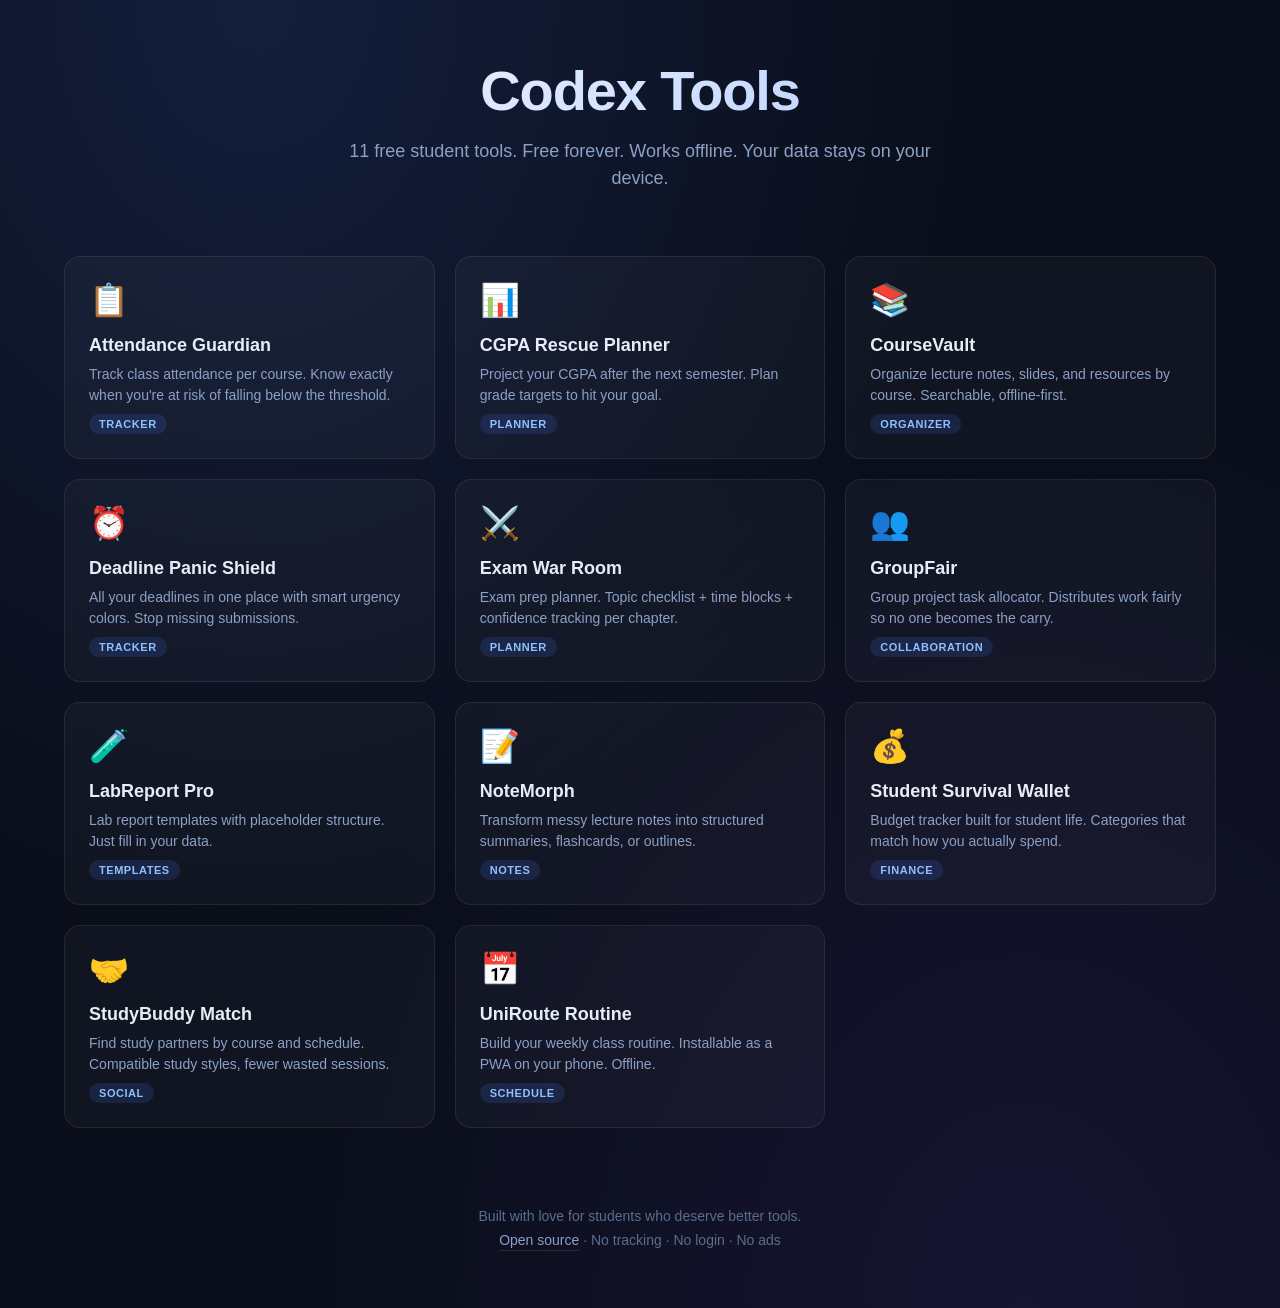
<file: index.html>
<!DOCTYPE html>
<html lang="en">
<head>
<meta charset="UTF-8" />
<meta name="viewport" content="width=device-width, initial-scale=1" />
<title>Codex Tools — Student stack</title>
<meta name="description" content="11 free tools for university students. CGPA planner, attendance tracker, deadline shield, group project allocator, and more. Built for Bangladesh students; works everywhere." />
<link rel="icon" href="data:image/svg+xml,%3Csvg xmlns='http://www.w3.org/2000/svg' viewBox='0 0 24 24'%3E%3Ctext y='20' font-size='20'%3E%F0%9F%92%BB%3C/text%3E%3C/svg%3E" />
<style>
*,*::before,*::after{margin:0;padding:0;box-sizing:border-box}
html{scroll-behavior:smooth}
body{
  font-family:'Inter',-apple-system,BlinkMacSystemFont,'Segoe UI',Roboto,sans-serif;
  background:#0a0e1a;color:#e6edf7;min-height:100vh;
  background-image:radial-gradient(at 20% 0%,rgba(78,124,255,0.15) 0%,transparent 50%),
                   radial-gradient(at 80% 100%,rgba(124,78,255,0.1) 0%,transparent 50%);
}
.wrap{max-width:1200px;margin:0 auto;padding:60px 24px}
header{text-align:center;margin-bottom:64px}
h1{font-size:clamp(36px,5vw,56px);font-weight:800;letter-spacing:-0.02em;line-height:1.1;margin-bottom:16px;
   background:linear-gradient(135deg,#fff 0%,#a8c5ff 100%);-webkit-background-clip:text;background-clip:text;color:transparent}
.tagline{font-size:18px;color:#8ba0c4;max-width:640px;margin:0 auto;line-height:1.5}
.grid{display:grid;grid-template-columns:repeat(auto-fill,minmax(280px,1fr));gap:20px}
.card{background:rgba(255,255,255,0.03);border:1px solid rgba(255,255,255,0.08);border-radius:16px;padding:24px;
      transition:all 0.2s ease;text-decoration:none;color:inherit;display:flex;flex-direction:column;gap:8px}
.card:hover{background:rgba(255,255,255,0.06);border-color:rgba(78,124,255,0.4);transform:translateY(-2px)}
.card .icon{font-size:32px;margin-bottom:8px}
.card h3{font-size:18px;font-weight:700;margin:0}
.card p{font-size:14px;color:#8ba0c4;line-height:1.5}
.card .tag{display:inline-block;background:rgba(78,124,255,0.15);color:#8ec0ff;font-size:11px;padding:4px 10px;
           border-radius:12px;margin-top:auto;align-self:flex-start;font-weight:600;text-transform:uppercase;letter-spacing:0.05em}
footer{text-align:center;margin-top:80px;color:#5a6d8c;font-size:14px}
footer a{color:#8ba0c4;text-decoration:none;border-bottom:1px solid rgba(255,255,255,0.1);padding-bottom:2px}
footer a:hover{color:#fff;border-color:#fff}
</style>
</head>
<body>
<div class="wrap">

<header>
  <h1>Codex Tools</h1>
  <p class="tagline">11 free student tools. Free forever. Works offline. Your data stays on your device.</p>
</header>

<div class="grid">

  <a href="./attendance-guardian/" class="card">
    <div class="icon">📋</div>
    <h3>Attendance Guardian</h3>
    <p>Track class attendance per course. Know exactly when you're at risk of falling below the threshold.</p>
    <span class="tag">Tracker</span>
  </a>

  <a href="./cgpa-rescue-planner/" class="card">
    <div class="icon">📊</div>
    <h3>CGPA Rescue Planner</h3>
    <p>Project your CGPA after the next semester. Plan grade targets to hit your goal.</p>
    <span class="tag">Planner</span>
  </a>

  <a href="./coursevault/" class="card">
    <div class="icon">📚</div>
    <h3>CourseVault</h3>
    <p>Organize lecture notes, slides, and resources by course. Searchable, offline-first.</p>
    <span class="tag">Organizer</span>
  </a>

  <a href="./deadline-panic-shield/" class="card">
    <div class="icon">⏰</div>
    <h3>Deadline Panic Shield</h3>
    <p>All your deadlines in one place with smart urgency colors. Stop missing submissions.</p>
    <span class="tag">Tracker</span>
  </a>

  <a href="./exam-war-room/" class="card">
    <div class="icon">⚔️</div>
    <h3>Exam War Room</h3>
    <p>Exam prep planner. Topic checklist + time blocks + confidence tracking per chapter.</p>
    <span class="tag">Planner</span>
  </a>

  <a href="./groupfair/" class="card">
    <div class="icon">👥</div>
    <h3>GroupFair</h3>
    <p>Group project task allocator. Distributes work fairly so no one becomes the carry.</p>
    <span class="tag">Collaboration</span>
  </a>

  <a href="./labreport-pro/" class="card">
    <div class="icon">🧪</div>
    <h3>LabReport Pro</h3>
    <p>Lab report templates with placeholder structure. Just fill in your data.</p>
    <span class="tag">Templates</span>
  </a>

  <a href="./notemorph/" class="card">
    <div class="icon">📝</div>
    <h3>NoteMorph</h3>
    <p>Transform messy lecture notes into structured summaries, flashcards, or outlines.</p>
    <span class="tag">Notes</span>
  </a>

  <a href="./student-survival-wallet/" class="card">
    <div class="icon">💰</div>
    <h3>Student Survival Wallet</h3>
    <p>Budget tracker built for student life. Categories that match how you actually spend.</p>
    <span class="tag">Finance</span>
  </a>

  <a href="./studybuddy-match/" class="card">
    <div class="icon">🤝</div>
    <h3>StudyBuddy Match</h3>
    <p>Find study partners by course and schedule. Compatible study styles, fewer wasted sessions.</p>
    <span class="tag">Social</span>
  </a>

  <a href="./uniroute-routine/" class="card">
    <div class="icon">📅</div>
    <h3>UniRoute Routine</h3>
    <p>Build your weekly class routine. Installable as a PWA on your phone. Offline.</p>
    <span class="tag">Schedule</span>
  </a>

</div>

<footer>
  <p>Built with love for students who deserve better tools.</p>
  <p style="margin-top:8px"><a href="https://github.com/" target="_blank" rel="noopener">Open source</a> · No tracking · No login · No ads</p>
</footer>

</div>
</body>
</html>
</file>
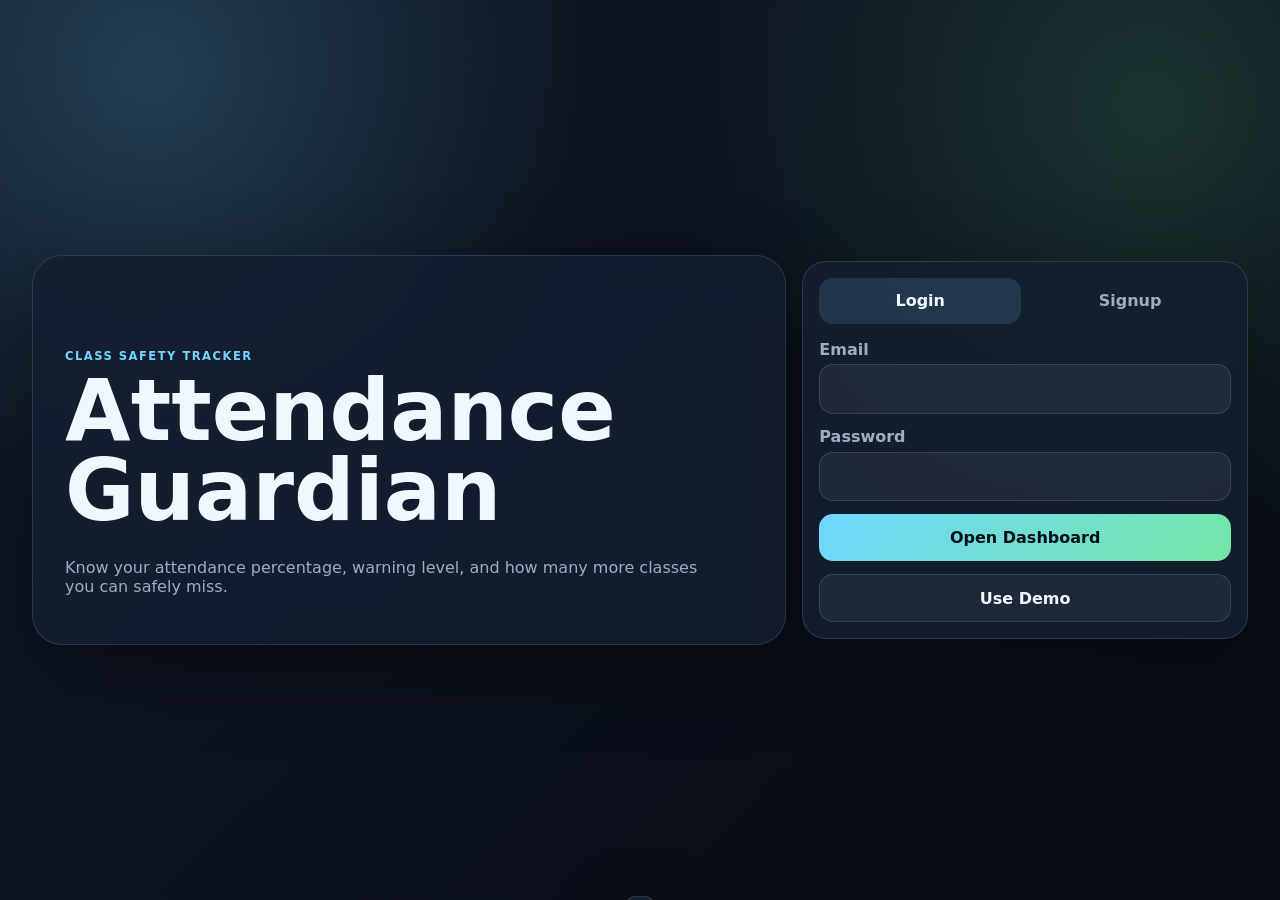
<file: attendance-guardian/index.html>
<!doctype html>
<html lang="en">
<head>
<base href="./">
<link rel="manifest" href="./manifest.webmanifest">
<meta name="theme-color" content="#0a0e1a">
  <meta charset="utf-8">
  <meta http-equiv="Content-Security-Policy" content="default-src 'self'; style-src 'self' 'unsafe-inline'; img-src 'self' data: blob:; script-src 'self'; connect-src 'self'; object-src 'none'; base-uri 'self'; frame-ancestors 'none'">
  <meta name="viewport" content="width=device-width, initial-scale=1">
  <meta name="theme-color" content="#101827">
  <title>Attendance Guardian</title>
  <link rel="stylesheet" href="styles.css">
</head>
<body>
  <section class="auth" id="auth">
    <div class="hero">
      <p class="eyebrow">Class safety tracker</p>
      <h1>Attendance Guardian</h1>
      <p>Know your attendance percentage, warning level, and how many more classes you can safely miss.</p>
    </div>
    <div class="card auth-card">
      <div class="tabs">
        <button class="tab active" id="loginTab" type="button">Login</button>
        <button class="tab" id="signupTab" type="button">Signup</button>
      </div>
      <form id="loginForm" class="form">
        <label>Email <input id="loginEmail" type="email" required></label>
        <label>Password <input id="loginPassword" type="password" required></label>
        <button class="primary" type="submit">Open Dashboard</button>
        <button class="secondary" id="demoBtn" type="button">Use Demo</button>
      </form>
      <form id="signupForm" class="form hidden">
        <label>Name <input id="signupName" required></label>
        <label>Email <input id="signupEmail" type="email" required></label>
        <label>Password <input id="signupPassword" type="password" minlength="4" required></label>
        <button class="primary" type="submit">Create Account</button>
      </form>
    </div>
  </section>

  <main class="app hidden" id="app">
    <header class="topbar">
      <div>
        <p class="eyebrow">Welcome back</p>
        <h2 id="studentName">Student</h2>
      </div>
      <div class="actions">
        <button class="secondary small" id="reminderBtn" type="button">Weekly Reminder</button>
        <button class="secondary small" id="logoutBtn" type="button">Logout</button>
      </div>
    </header>

    <section class="stats">
      <article class="card stat"><span>Average</span><strong id="avgAttendance">0%</strong></article>
      <article class="card stat"><span>Safe Courses</span><strong id="safeCount">0</strong></article>
      <article class="card stat"><span>Risky</span><strong id="riskyCount">0</strong></article>
      <article class="card stat danger"><span>Danger</span><strong id="dangerCount">0</strong></article>
    </section>

    <section class="grid">
      <div class="card">
        <div class="head">
          <div><p class="eyebrow">Course input</p><h3 id="formTitle">Add course</h3></div>
          <button class="secondary small" id="clearForm" type="button">Clear</button>
        </div>
        <form id="courseForm" class="course-form">
          <input type="hidden" id="courseId">
          <label>Course Name <input id="courseName" required placeholder="Data Structures"></label>
          <label>Total Classes <input id="totalClasses" type="number" min="0" required></label>
          <label>Attended Classes <input id="attendedClasses" type="number" min="0" required></label>
          <label>Missed Classes <input id="missedClasses" type="number" min="0" required></label>
          <label>Minimum Required % <input id="requiredPercent" type="number" min="1" max="100" value="75" required></label>
          <button class="primary wide" type="submit">Save Course</button>
        </form>
      </div>
      <div class="card">
        <div class="head"><div><p class="eyebrow">Visual overview</p><h3>Attendance chart</h3></div></div>
        <canvas id="chart" width="680" height="380"></canvas>
      </div>
    </section>

    <section class="card">
      <div class="head"><div><p class="eyebrow">Course cards</p><h3>Current status</h3></div></div>
      <div class="courses" id="courseList"></div>
    </section>
  </main>

  <div class="toast" id="toast"></div>
  <script src="app.js"></script>
<script>if("serviceWorker" in navigator){navigator.serviceWorker.register("../service-worker.js",{scope:"./"}).catch(()=>{});}</script></body>
</html>
</file>
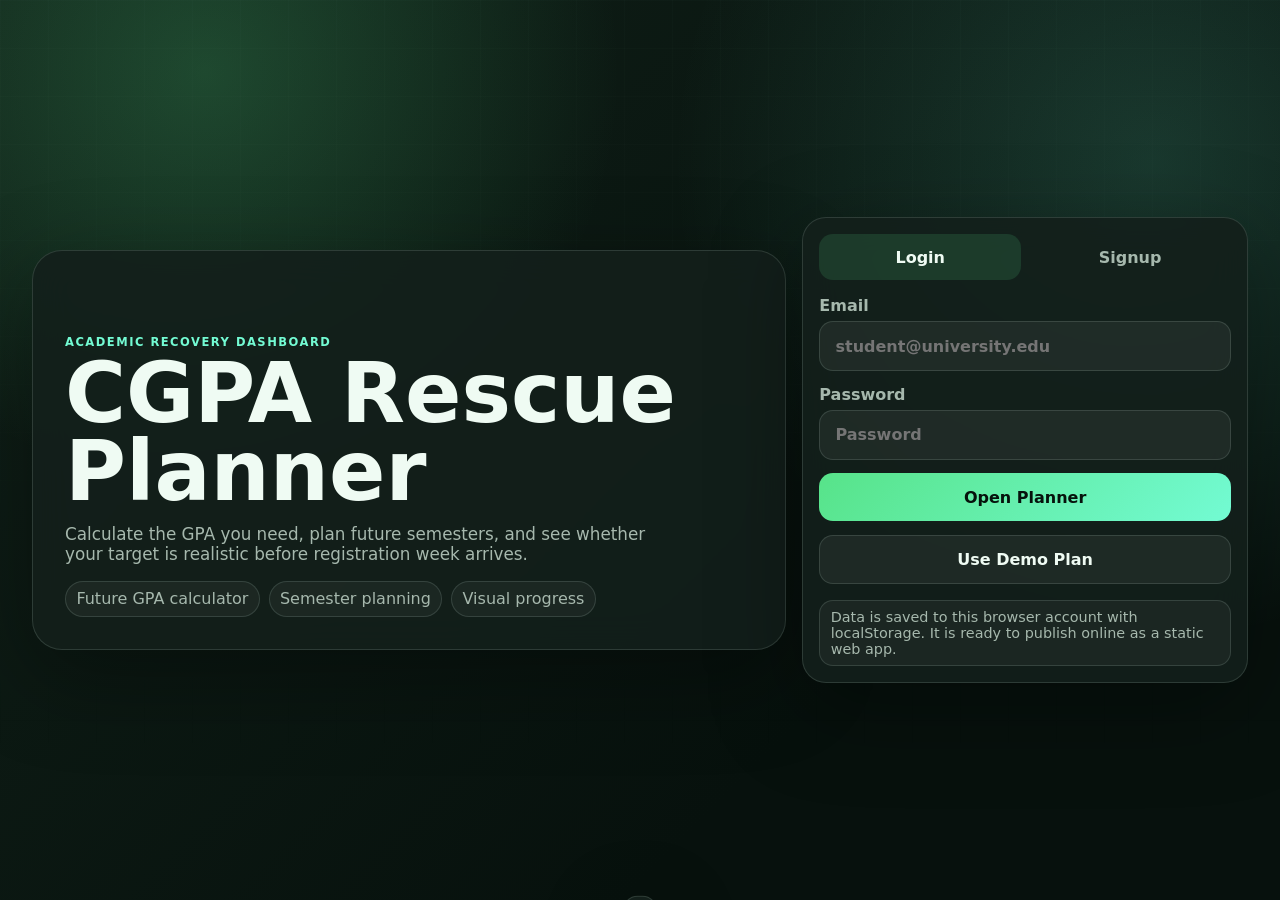
<file: cgpa-rescue-planner/index.html>
<!doctype html>
<html lang="en">
<head>
<base href="./">
<link rel="manifest" href="./manifest.webmanifest">
<meta name="theme-color" content="#0a0e1a">
  <meta charset="utf-8">
  <meta http-equiv="Content-Security-Policy" content="default-src 'self'; style-src 'self' 'unsafe-inline'; img-src 'self' data: blob:; script-src 'self'; connect-src 'self'; object-src 'none'; base-uri 'self'; frame-ancestors 'none'">
  <meta name="viewport" content="width=device-width, initial-scale=1">
  <meta name="theme-color" content="#102018">
  <title>CGPA Rescue Planner</title>
  <link rel="stylesheet" href="styles.css">
</head>
<body>
  <div class="mesh" aria-hidden="true"></div>

  <section class="auth-screen" id="authScreen">
    <div class="hero">
      <p class="eyebrow">Academic recovery dashboard</p>
      <h1>CGPA Rescue Planner</h1>
      <p>Calculate the GPA you need, plan future semesters, and see whether your target is realistic before registration week arrives.</p>
      <div class="hero-tags">
        <span>Future GPA calculator</span>
        <span>Semester planning</span>
        <span>Visual progress</span>
      </div>
    </div>

    <div class="auth-card">
      <div class="tabs" role="tablist" aria-label="Login or signup">
        <button class="tab active" id="loginTab" type="button">Login</button>
        <button class="tab" id="signupTab" type="button">Signup</button>
      </div>

      <form id="loginForm" class="auth-form">
        <label>Email
          <input id="loginEmail" type="email" autocomplete="email" required placeholder="student@university.edu">
        </label>
        <label>Password
          <input id="loginPassword" type="password" autocomplete="current-password" required placeholder="Password">
        </label>
        <button class="primary-btn" type="submit">Open Planner</button>
        <button class="secondary-btn" id="demoLogin" type="button">Use Demo Plan</button>
      </form>

      <form id="signupForm" class="auth-form hidden">
        <label>Name
          <input id="signupName" autocomplete="name" required placeholder="Your name">
        </label>
        <label>Email
          <input id="signupEmail" type="email" autocomplete="email" required placeholder="student@university.edu">
        </label>
        <label>Password
          <input id="signupPassword" type="password" autocomplete="new-password" minlength="4" required placeholder="At least 4 characters">
        </label>
        <button class="primary-btn" type="submit">Create Planner</button>
      </form>
      <p class="small-note">Data is saved to this browser account with localStorage. It is ready to publish online as a static web app.</p>
    </div>
  </section>

  <main class="app hidden" id="app">
    <header class="topbar">
      <div>
        <p class="eyebrow">Welcome back</p>
        <h2 id="studentName">Student</h2>
      </div>
      <div class="actions">
        <button class="secondary-btn compact" id="saveSnapshot" type="button">Save Snapshot</button>
        <button class="icon-btn" id="themeToggle" type="button" title="Toggle theme">◐</button>
        <button class="secondary-btn compact" id="logoutBtn" type="button">Logout</button>
      </div>
    </header>

    <section class="grid">
      <div class="panel calculator-panel">
        <div class="panel-head">
          <div>
            <p class="eyebrow">Rescue calculation</p>
            <h3>CGPA target</h3>
          </div>
          <button class="secondary-btn compact" id="resetPlanner" type="button">Reset</button>
        </div>

        <form id="cgpaForm" class="cgpa-form">
          <label>Current CGPA
            <input id="currentCgpa" type="number" min="0" max="4" step="0.01" required value="2.85">
          </label>
          <label>Completed Credits
            <input id="completedCredits" type="number" min="0" step="1" required value="72">
          </label>
          <label>Remaining Credits
            <input id="remainingCredits" type="number" min="0" step="1" required value="48">
          </label>
          <label>Target CGPA
            <input id="targetCgpa" type="number" min="0" max="4" step="0.01" required value="3.30">
          </label>
        </form>

        <div class="result-card" id="resultCard">
          <span>Required future average</span>
          <strong id="requiredGpa">0.00</strong>
          <p id="resultText">Enter values to see your rescue path.</p>
        </div>

        <div class="warning-box" id="warningBox" role="status"></div>
      </div>

      <div class="panel chart-panel">
        <div class="panel-head">
          <div>
            <p class="eyebrow">Visual progress</p>
            <h3>Projection charts</h3>
          </div>
        </div>
        <div class="chart-grid">
          <div class="chart-card">
            <canvas id="cgpaChart" width="640" height="360" aria-label="CGPA projection chart"></canvas>
          </div>
          <div class="chart-card">
            <canvas id="creditChart" width="640" height="360" aria-label="Credit completion chart"></canvas>
          </div>
        </div>
      </div>
    </section>

    <section class="grid planner-grid">
      <div class="panel">
        <div class="panel-head">
          <div>
            <p class="eyebrow">Semester-wise planning</p>
            <h3>Add expected course</h3>
          </div>
          <button class="secondary-btn compact" id="clearCourseForm" type="button">Clear</button>
        </div>

        <form id="courseForm" class="course-form">
          <input type="hidden" id="courseId">
          <label>Semester
            <input id="semesterName" required placeholder="Fall 2026">
          </label>
          <label>Course Name
            <input id="courseName" required placeholder="Data Mining">
          </label>
          <label>Credits
            <input id="courseCredits" type="number" min="0.5" max="6" step="0.5" required value="3">
          </label>
          <label>Target Grade
            <select id="targetGrade" required>
              <option value="4.00">A / 4.00</option>
              <option value="3.75">A- / 3.75</option>
              <option value="3.50">B+ / 3.50</option>
              <option value="3.25">B / 3.25</option>
              <option value="3.00">B- / 3.00</option>
              <option value="2.75">C+ / 2.75</option>
              <option value="2.50">C / 2.50</option>
              <option value="2.25">D / 2.25</option>
              <option value="0.00">F / 0.00</option>
            </select>
          </label>
          <button class="primary-btn wide" type="submit">Save Course</button>
        </form>
      </div>

      <div class="panel">
        <div class="panel-head">
          <div>
            <p class="eyebrow">Planned semesters</p>
            <h3>Course roadmap</h3>
          </div>
        </div>
        <div class="semester-list" id="semesterList"></div>
      </div>
    </section>

    <section class="panel snapshots">
      <div class="panel-head">
        <div>
          <p class="eyebrow">Saved checkpoints</p>
          <h3>Progress snapshots</h3>
        </div>
      </div>
      <div class="snapshot-list" id="snapshotList"></div>
    </section>
  </main>

  <div class="toast" id="toast" role="status" aria-live="polite"></div>

  <script src="app.js"></script>
<script>if("serviceWorker" in navigator){navigator.serviceWorker.register("../service-worker.js",{scope:"./"}).catch(()=>{});}</script></body>
</html>
</file>
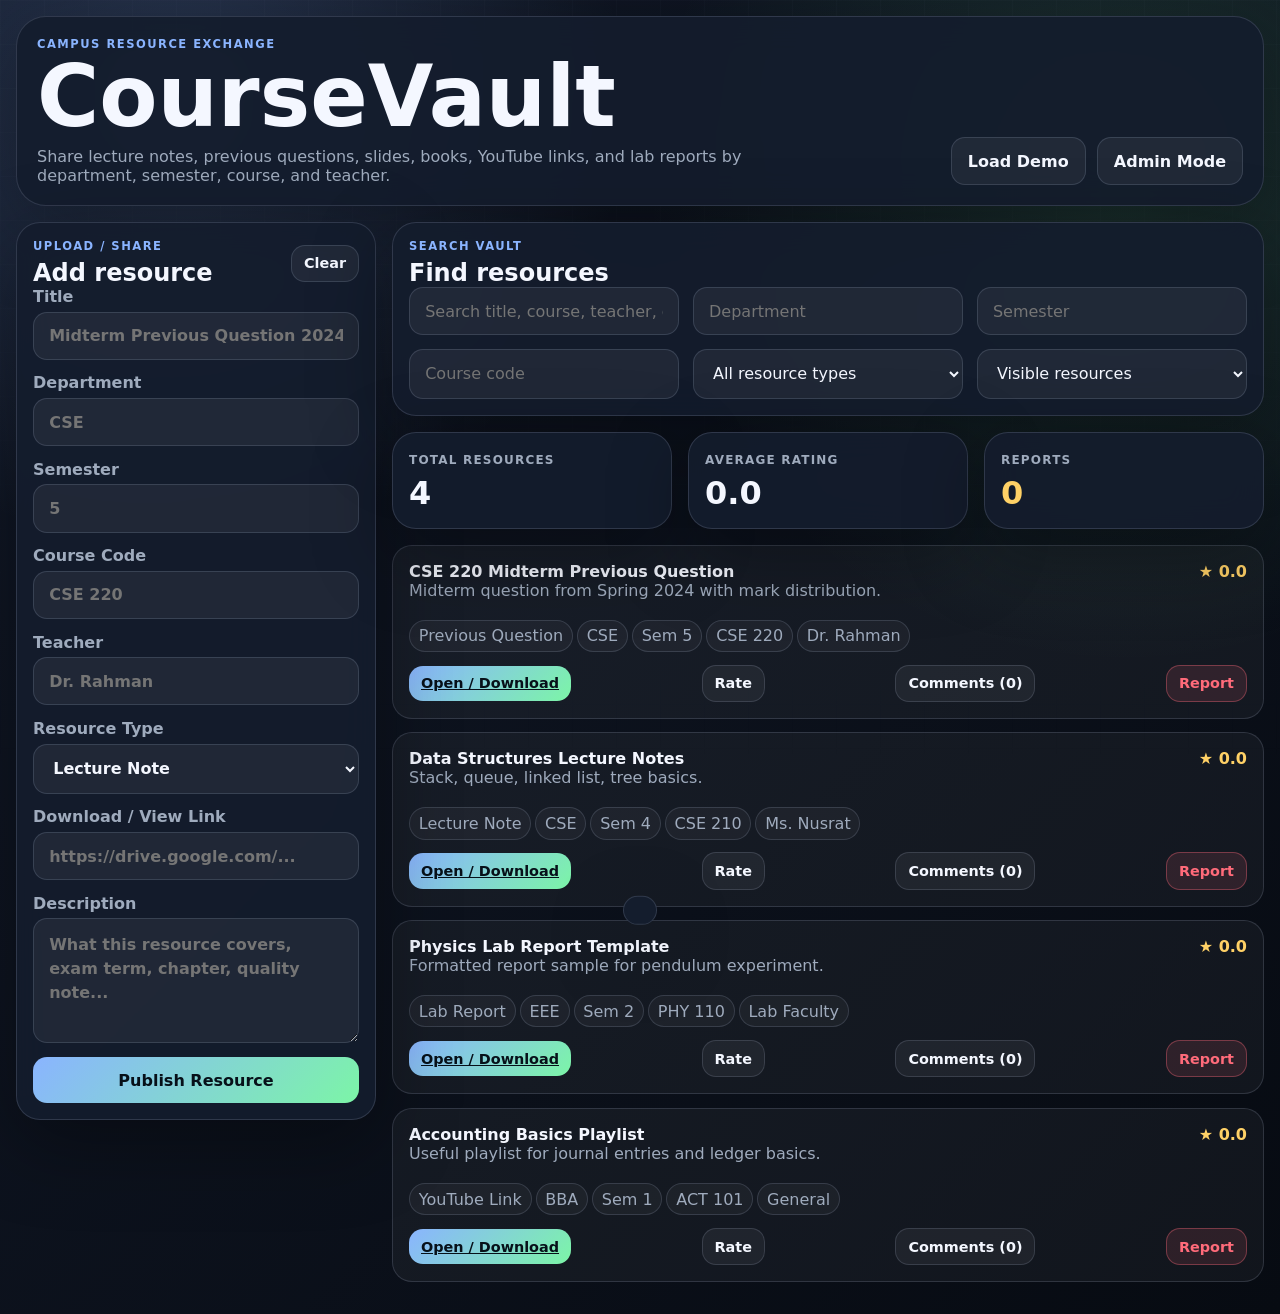
<file: coursevault/index.html>
<!doctype html>
<html lang="en">
<head>
<base href="./">
<link rel="manifest" href="./manifest.webmanifest">
<meta name="theme-color" content="#0a0e1a">
  <meta charset="utf-8">
  <meta http-equiv="Content-Security-Policy" content="default-src 'self'; style-src 'self' 'unsafe-inline'; img-src 'self' data: blob:; script-src 'self'; connect-src 'self'; object-src 'none'; base-uri 'self'; frame-ancestors 'none'">
  <meta name="viewport" content="width=device-width, initial-scale=1">
  <meta name="theme-color" content="#111827">
  <title>CourseVault</title>
  <link rel="stylesheet" href="styles.css">
</head>
<body>
  <div class="grid-bg" aria-hidden="true"></div>
  <main class="app">
    <header class="hero">
      <div>
        <p class="eyebrow">Campus resource exchange</p>
        <h1>CourseVault</h1>
        <p>Share lecture notes, previous questions, slides, books, YouTube links, and lab reports by department, semester, course, and teacher.</p>
      </div>
      <div class="hero-actions">
        <button class="secondary" id="loadDemo" type="button">Load Demo</button>
        <button class="secondary" id="adminToggle" type="button">Admin Mode</button>
      </div>
    </header>

    <section class="layout">
      <aside class="card">
        <div class="head">
          <div><p class="eyebrow">Upload / share</p><h2 id="formTitle">Add resource</h2></div>
          <button class="secondary small" id="clearForm" type="button">Clear</button>
        </div>
        <form id="resourceForm" class="form">
          <input type="hidden" id="resourceId">
          <label>Title <input id="title" required placeholder="Midterm Previous Question 2024"></label>
          <label>Department <input id="department" required placeholder="CSE"></label>
          <label>Semester <input id="semester" type="number" min="1" max="20" required placeholder="5"></label>
          <label>Course Code <input id="courseCode" required placeholder="CSE 220"></label>
          <label>Teacher <input id="teacher" placeholder="Dr. Rahman"></label>
          <label>Resource Type
            <select id="resourceType" required>
              <option>Lecture Note</option>
              <option>Previous Question</option>
              <option>Slide</option>
              <option>Book Link</option>
              <option>YouTube Link</option>
              <option>Lab Report</option>
            </select>
          </label>
          <label>Download / View Link <input id="downloadLink" type="url" required placeholder="https://drive.google.com/..."></label>
          <label class="wide">Description <textarea id="description" rows="4" placeholder="What this resource covers, exam term, chapter, quality note..."></textarea></label>
          <button class="primary wide" type="submit">Publish Resource</button>
        </form>
      </aside>

      <section class="workspace">
        <section class="card filters">
          <div class="head">
            <div><p class="eyebrow">Search vault</p><h2>Find resources</h2></div>
          </div>
          <div class="filter-grid">
            <input id="search" placeholder="Search title, course, teacher, description">
            <input id="filterDept" placeholder="Department">
            <input id="filterSemester" type="number" min="1" placeholder="Semester">
            <input id="filterCourse" placeholder="Course code">
            <select id="filterType">
              <option value="">All resource types</option>
              <option>Lecture Note</option>
              <option>Previous Question</option>
              <option>Slide</option>
              <option>Book Link</option>
              <option>YouTube Link</option>
              <option>Lab Report</option>
            </select>
            <select id="filterStatus">
              <option value="">Visible resources</option>
              <option value="reported">Reported only</option>
              <option value="hidden">Hidden by admin</option>
            </select>
          </div>
        </section>

        <section class="stats">
          <article class="stat card"><span>Total Resources</span><strong id="totalCount">0</strong></article>
          <article class="stat card"><span>Average Rating</span><strong id="avgRating">0.0</strong></article>
          <article class="stat card warn"><span>Reports</span><strong id="reportCount">0</strong></article>
        </section>

        <section class="resource-list" id="resourceList"></section>
      </section>
    </section>
  </main>

  <dialog id="commentDialog">
    <form method="dialog" class="dialog-card">
      <h3 id="commentTitle">Comments</h3>
      <div id="commentList" class="comment-list"></div>
      <label>Your Name <input id="commentName" placeholder="Anonymous"></label>
      <label>Comment <textarea id="commentText" rows="3" placeholder="Was this helpful? Any warnings?"></textarea></label>
      <button class="primary" id="saveComment" type="button">Add Comment</button>
      <button class="secondary" type="submit">Close</button>
    </form>
  </dialog>

  <div class="toast" id="toast" role="status" aria-live="polite"></div>
  <script src="app.js"></script>
<script>if("serviceWorker" in navigator){navigator.serviceWorker.register("../service-worker.js",{scope:"./"}).catch(()=>{});}</script></body>
</html>
</file>
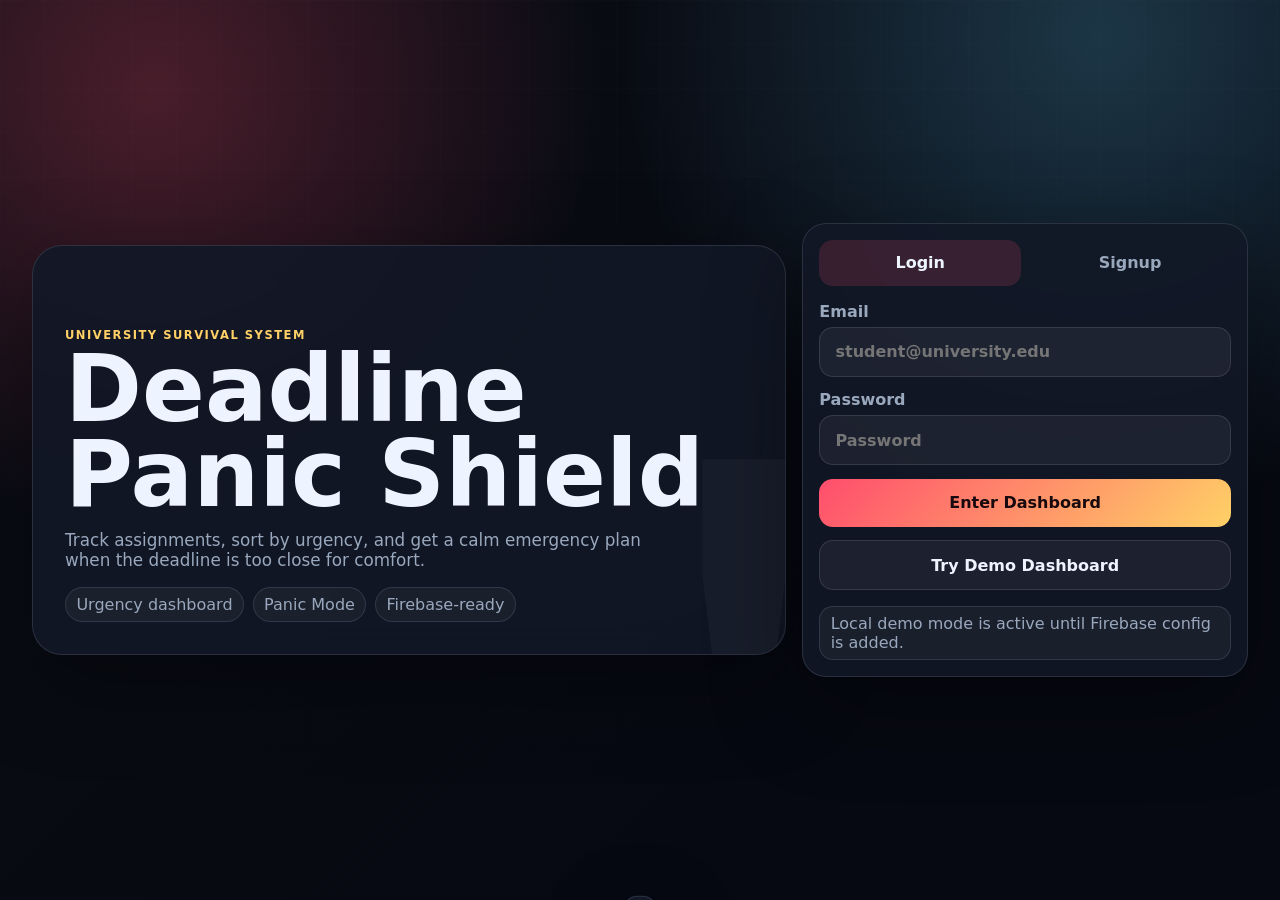
<file: deadline-panic-shield/index.html>
<!doctype html>
<html lang="en">
<head>
<base href="./">
<link rel="manifest" href="./manifest.webmanifest">
<meta name="theme-color" content="#0a0e1a">
  <meta charset="utf-8">
  <meta http-equiv="Content-Security-Policy" content="default-src 'self'; style-src 'self' 'unsafe-inline'; img-src 'self' data: blob:; script-src 'self'; connect-src 'self'; object-src 'none'; base-uri 'self'; frame-ancestors 'none'">
  <meta name="viewport" content="width=device-width, initial-scale=1">
  <meta name="theme-color" content="#0a0d14">
  <title>Deadline Panic Shield</title>
  <link rel="stylesheet" href="styles.css">
</head>
<body>
  <div class="background-grid" aria-hidden="true"></div>

  <section class="auth-view" id="authView">
    <div class="hero">
      <p class="eyebrow">University survival system</p>
      <h1>Deadline Panic Shield</h1>
      <p>Track assignments, sort by urgency, and get a calm emergency plan when the deadline is too close for comfort.</p>
      <div class="hero-badges">
        <span>Urgency dashboard</span>
        <span>Panic Mode</span>
        <span>Firebase-ready</span>
      </div>
    </div>

    <div class="auth-card">
      <div class="tabs">
        <button class="tab active" id="loginTab" type="button">Login</button>
        <button class="tab" id="signupTab" type="button">Signup</button>
      </div>

      <form class="auth-form" id="loginForm">
        <label>Email
          <input id="loginEmail" type="email" required autocomplete="email" placeholder="student@university.edu">
        </label>
        <label>Password
          <input id="loginPassword" type="password" required autocomplete="current-password" placeholder="Password">
        </label>
        <button class="primary-btn" type="submit">Enter Dashboard</button>
        <button class="secondary-btn" id="demoLogin" type="button">Try Demo Dashboard</button>
      </form>

      <form class="auth-form hidden" id="signupForm">
        <label>Name
          <input id="signupName" required autocomplete="name" placeholder="Your full name">
        </label>
        <label>Email
          <input id="signupEmail" type="email" required autocomplete="email" placeholder="student@university.edu">
        </label>
        <label>Password
          <input id="signupPassword" type="password" required minlength="6" autocomplete="new-password" placeholder="At least 6 characters">
        </label>
        <button class="primary-btn" type="submit">Create Account</button>
      </form>

      <div class="cloud-note" id="cloudNote">Local demo mode is active until Firebase config is added.</div>
    </div>
  </section>

  <main class="app hidden" id="appView">
    <header class="topbar">
      <div>
        <p class="eyebrow">Deadline command center</p>
        <h2 id="studentName">Student</h2>
      </div>
      <div class="top-actions">
        <button class="secondary-btn compact" id="notificationBtn" type="button">Enable Notifications</button>
        <button class="icon-btn" id="themeToggle" type="button" title="Toggle dark mode">◐</button>
        <button class="secondary-btn compact" id="logoutBtn" type="button">Logout</button>
      </div>
    </header>

    <section class="metrics">
      <article class="metric urgent">
        <span>Within 24h</span>
        <strong id="panicCount">0</strong>
      </article>
      <article class="metric">
        <span>Active</span>
        <strong id="activeCount">0</strong>
      </article>
      <article class="metric">
        <span>Submitted</span>
        <strong id="submittedCount">0</strong>
      </article>
      <article class="metric">
        <span>Average Progress</span>
        <strong id="averageProgress">0%</strong>
      </article>
    </section>

    <section class="panic-panel hidden" id="panicPanel">
      <div>
        <p class="eyebrow">Panic Mode</p>
        <h3 id="panicTitle">Emergency plan ready</h3>
        <p id="panicSubtitle">A deadline is within 24 hours. Follow this sequence and move.</p>
      </div>
      <ol id="panicSteps"></ol>
    </section>

    <section class="layout">
      <div class="panel">
        <div class="panel-head">
          <div>
            <p class="eyebrow">Assignment input</p>
            <h3 id="formTitle">Add assignment</h3>
          </div>
          <button class="secondary-btn compact" id="resetForm" type="button">Clear</button>
        </div>

        <form id="assignmentForm" class="assignment-form">
          <input type="hidden" id="assignmentId">
          <label>Course Name
            <input id="courseName" required placeholder="CSE 321">
          </label>
          <label>Assignment Title
            <input id="assignmentTitle" required placeholder="Research report">
          </label>
          <label>Deadline Date & Time
            <input id="deadlineAt" type="datetime-local" required>
          </label>
          <label>Required Word Count
            <input id="wordCount" type="number" min="0" step="50" required placeholder="1500">
          </label>
          <label>Submission Link
            <input id="submissionLink" type="url" placeholder="https://classroom.google.com/...">
          </label>
          <label>Current Progress
            <input id="progress" type="range" min="0" max="100" value="0">
            <span class="range-value" id="progressValue">0%</span>
          </label>
          <label>Status
            <select id="status" required>
              <option>Not Started</option>
              <option>Started</option>
              <option>Almost Done</option>
              <option>Submitted</option>
            </select>
          </label>
          <label class="wide">Notes
            <textarea id="notes" rows="3" placeholder="Rubric reminders, teacher instructions, file format, group members..."></textarea>
          </label>
          <button class="primary-btn wide" type="submit">Save Assignment</button>
        </form>
      </div>

      <div class="panel assignments-panel">
        <div class="panel-head">
          <div>
            <p class="eyebrow">Sorted by urgency</p>
            <h3>Assignment shield</h3>
          </div>
          <select id="statusFilter" class="filter">
            <option value="">All statuses</option>
            <option>Not Started</option>
            <option>Started</option>
            <option>Almost Done</option>
            <option>Submitted</option>
          </select>
        </div>
        <div class="assignment-list" id="assignmentList"></div>
      </div>
    </section>
  </main>

  <div class="toast" id="toast" role="status" aria-live="polite"></div>

  <script type="module" src="app.js"></script>
<script>if("serviceWorker" in navigator){navigator.serviceWorker.register("../service-worker.js",{scope:"./"}).catch(()=>{});}</script></body>
</html>
</file>
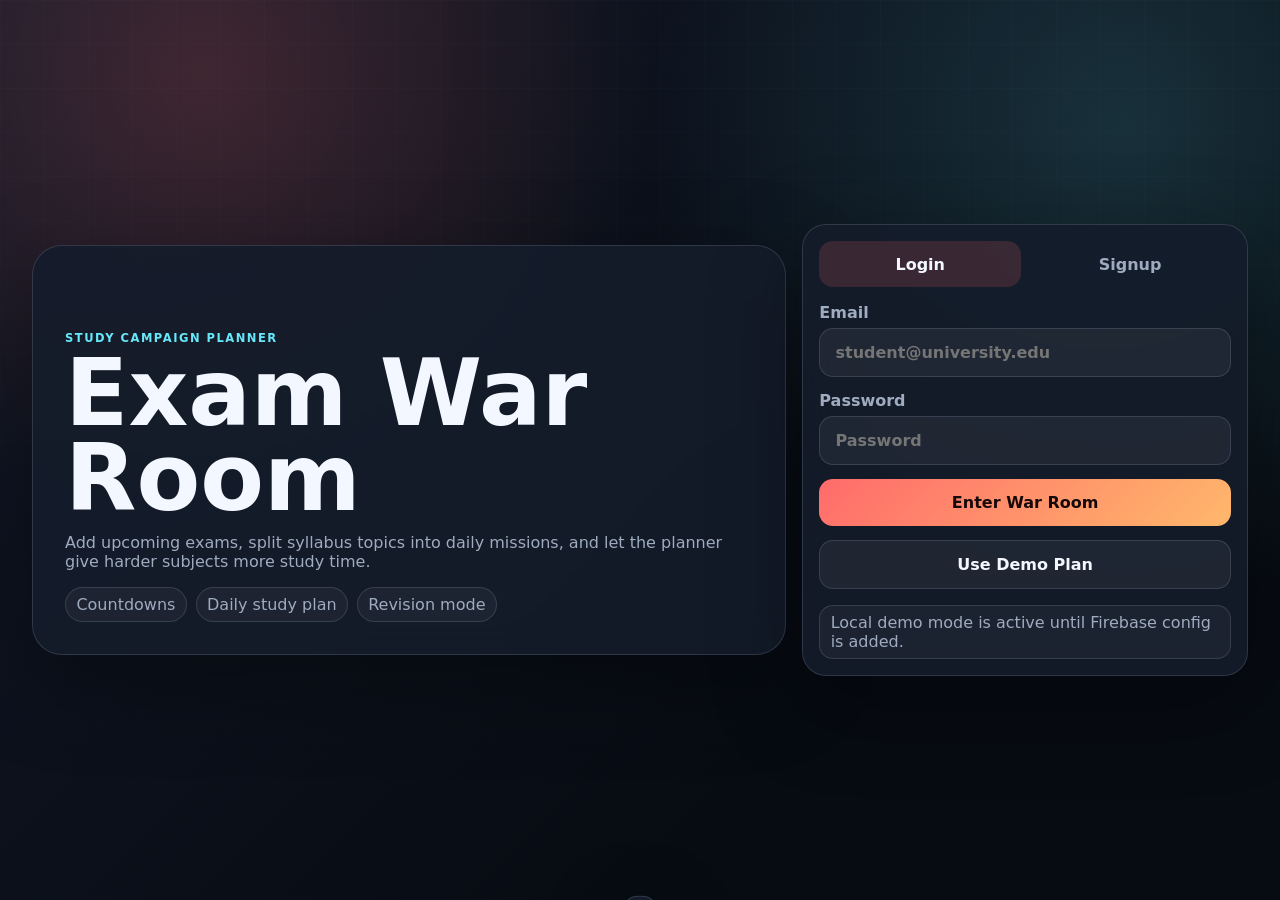
<file: exam-war-room/index.html>
<!doctype html>
<html lang="en">
<head>
<base href="./">
<link rel="manifest" href="./manifest.webmanifest">
<meta name="theme-color" content="#0a0e1a">
  <meta charset="utf-8">
  <meta http-equiv="Content-Security-Policy" content="default-src 'self'; style-src 'self' 'unsafe-inline'; img-src 'self' data: blob:; script-src 'self'; connect-src 'self'; object-src 'none'; base-uri 'self'; frame-ancestors 'none'">
  <meta name="viewport" content="width=device-width, initial-scale=1">
  <meta name="theme-color" content="#111827">
  <title>Exam War Room</title>
  <link rel="stylesheet" href="styles.css">
</head>
<body>
  <div class="battle-grid" aria-hidden="true"></div>

  <section class="auth-screen" id="authScreen">
    <div class="hero">
      <p class="eyebrow">Study campaign planner</p>
      <h1>Exam War Room</h1>
      <p>Add upcoming exams, split syllabus topics into daily missions, and let the planner give harder subjects more study time.</p>
      <div class="hero-tags">
        <span>Countdowns</span>
        <span>Daily study plan</span>
        <span>Revision mode</span>
      </div>
    </div>

    <div class="auth-card">
      <div class="tabs">
        <button class="tab active" id="loginTab" type="button">Login</button>
        <button class="tab" id="signupTab" type="button">Signup</button>
      </div>

      <form id="loginForm" class="auth-form">
        <label>Email
          <input id="loginEmail" type="email" autocomplete="email" required placeholder="student@university.edu">
        </label>
        <label>Password
          <input id="loginPassword" type="password" autocomplete="current-password" required placeholder="Password">
        </label>
        <button class="primary-btn" type="submit">Enter War Room</button>
        <button class="secondary-btn" id="demoLogin" type="button">Use Demo Plan</button>
      </form>

      <form id="signupForm" class="auth-form hidden">
        <label>Name
          <input id="signupName" autocomplete="name" required placeholder="Your name">
        </label>
        <label>Email
          <input id="signupEmail" type="email" autocomplete="email" required placeholder="student@university.edu">
        </label>
        <label>Password
          <input id="signupPassword" type="password" autocomplete="new-password" minlength="6" required placeholder="At least 6 characters">
        </label>
        <button class="primary-btn" type="submit">Create Account</button>
      </form>
      <p class="mode-note" id="modeNote">Local demo mode is active until Firebase config is added.</p>
    </div>
  </section>

  <main class="app hidden" id="app">
    <header class="topbar">
      <div>
        <p class="eyebrow">Mission control</p>
        <h2 id="studentName">Student</h2>
      </div>
      <div class="actions">
        <button class="secondary-btn compact" id="revisionToggle" type="button">Revision Mode</button>
        <button class="icon-btn" id="themeToggle" type="button" title="Toggle theme">◐</button>
        <button class="secondary-btn compact" id="logoutBtn" type="button">Logout</button>
      </div>
    </header>

    <section class="metrics">
      <article class="metric next-card">
        <span>Next exam</span>
        <strong id="nextExamName">No exams</strong>
        <p id="nextExamMeta">Add an exam to start planning.</p>
        <div class="countdown" id="countdown">--d --h --m</div>
      </article>
      <article class="metric">
        <span>Overall progress</span>
        <strong id="overallProgress">0%</strong>
        <div class="progress"><div id="overallProgressBar"></div></div>
      </article>
      <article class="metric">
        <span>Study today</span>
        <strong id="todayMinutes">0 min</strong>
        <p id="todayMissionCount">0 missions</p>
      </article>
      <article class="metric alert">
        <span>Pressure</span>
        <strong id="pressureLabel">Calm</strong>
        <p id="pressureHint">Add exams to calculate pressure.</p>
      </article>
    </section>

    <section class="layout">
      <div class="panel">
        <div class="panel-head">
          <div>
            <p class="eyebrow">Exam setup</p>
            <h3 id="examFormTitle">Add exam</h3>
          </div>
          <button class="secondary-btn compact" id="clearExamForm" type="button">Clear</button>
        </div>

        <form id="examForm" class="exam-form">
          <input type="hidden" id="examId">
          <label>Course Name
            <input id="courseName" required placeholder="CSE 321">
          </label>
          <label>Exam Date
            <input id="examDate" type="datetime-local" required>
          </label>
          <label>Difficulty Level
            <select id="difficulty" required>
              <option value="1">1 - Easy</option>
              <option value="2">2 - Light</option>
              <option value="3" selected>3 - Medium</option>
              <option value="4">4 - Hard</option>
              <option value="5">5 - Brutal</option>
            </select>
          </label>
          <label>Daily Study Capacity
            <input id="dailyCapacity" type="number" min="20" max="600" step="10" value="120" required>
          </label>
          <label class="wide">Syllabus Topics
            <textarea id="topicsInput" rows="6" required placeholder="One topic per line: Process scheduling, Deadlocks, Memory management..."></textarea>
          </label>
          <button class="primary-btn wide" type="submit">Save Exam</button>
        </form>
      </div>

      <div class="panel">
        <div class="panel-head">
          <div>
            <p class="eyebrow">Clean dashboard</p>
            <h3>Upcoming exams</h3>
          </div>
        </div>
        <div class="exam-list" id="examList"></div>
      </div>
    </section>

    <section class="bottom-grid">
      <div class="panel">
        <div class="panel-head">
          <div>
            <p class="eyebrow">Auto plan</p>
            <h3 id="planTitle">Daily study plan</h3>
          </div>
          <select id="planFilter" class="filter"></select>
        </div>
        <div class="plan-list" id="studyPlan"></div>
      </div>

      <div class="panel">
        <div class="panel-head">
          <div>
            <p class="eyebrow">Calendar view</p>
            <h3>This month</h3>
          </div>
        </div>
        <div class="calendar" id="calendar"></div>
      </div>
    </section>
  </main>

  <div class="toast" id="toast" role="status" aria-live="polite"></div>

  <script type="module" src="app.js"></script>
<script>if("serviceWorker" in navigator){navigator.serviceWorker.register("../service-worker.js",{scope:"./"}).catch(()=>{});}</script></body>
</html>
</file>
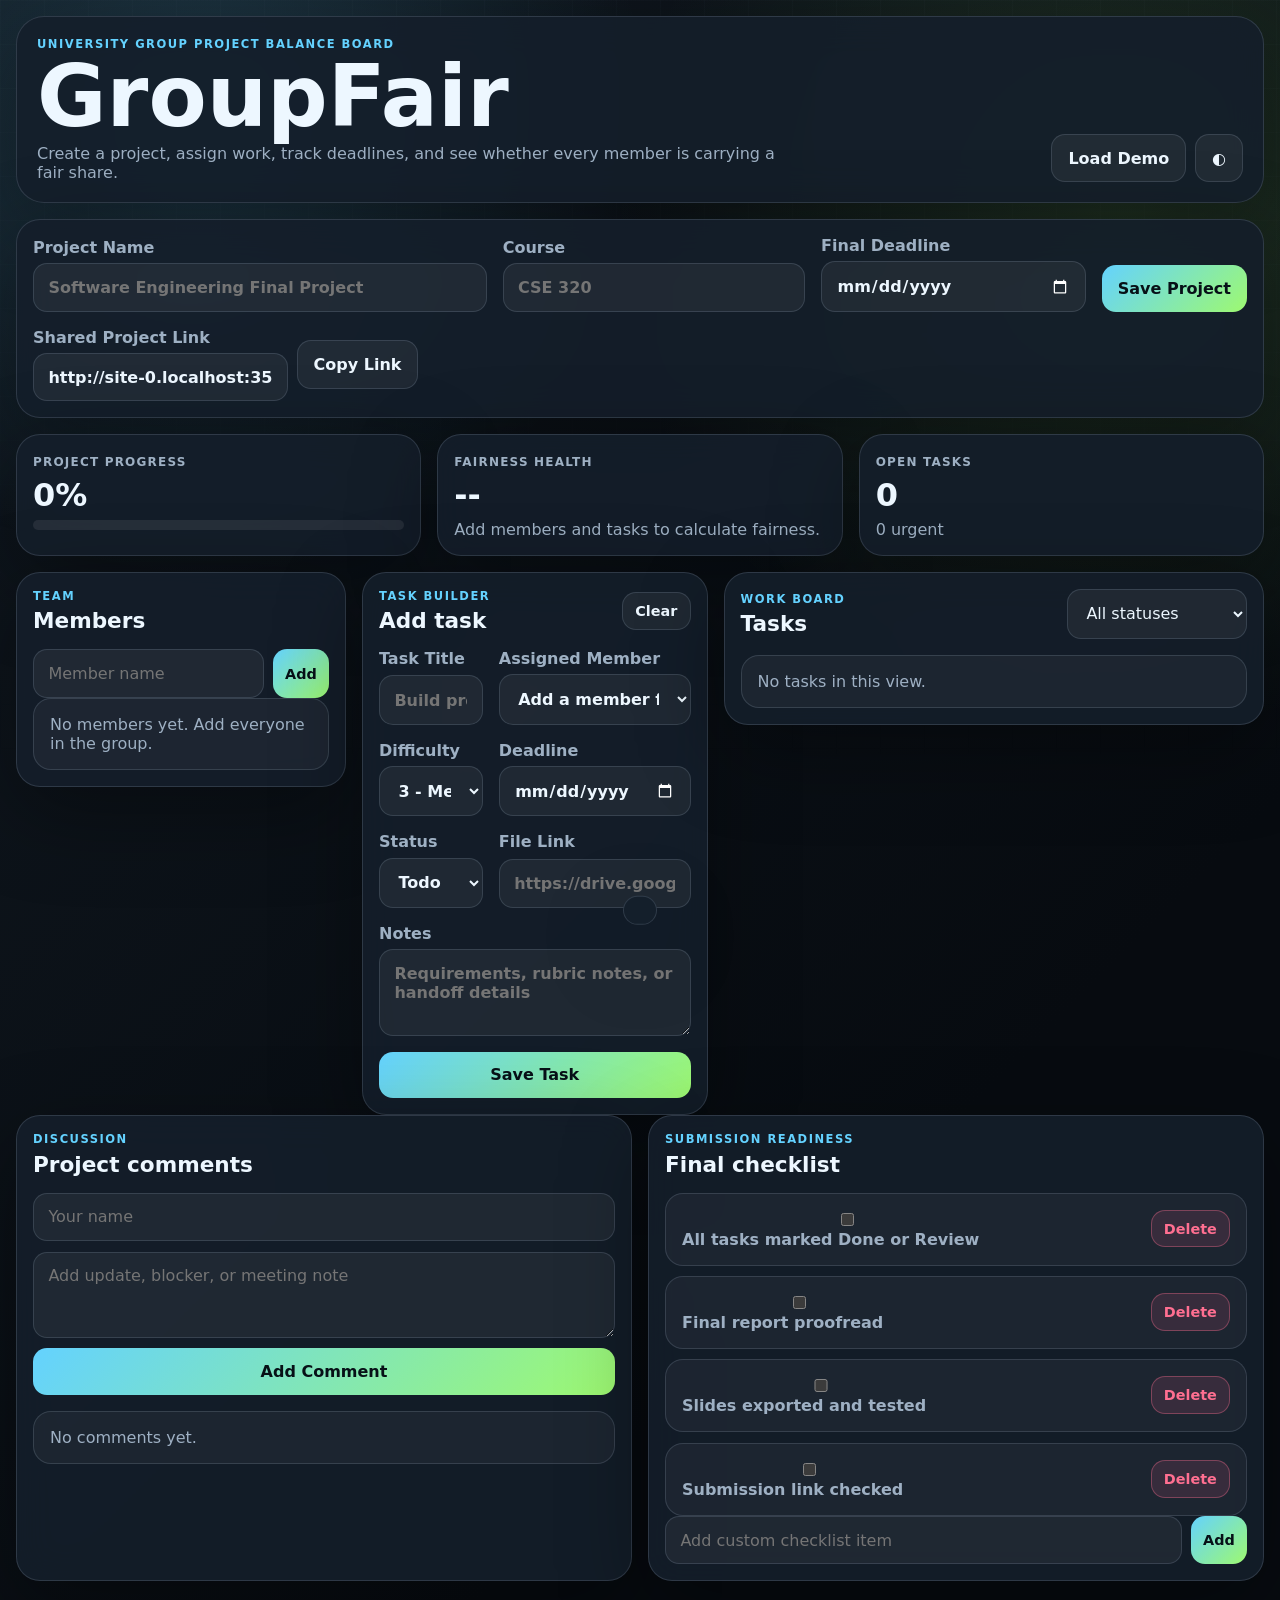
<file: groupfair/index.html>
<!doctype html>
<html lang="en">
<head>
<base href="./">
<link rel="manifest" href="./manifest.webmanifest">
<meta name="theme-color" content="#0a0e1a">
  <meta charset="utf-8">
  <meta http-equiv="Content-Security-Policy" content="default-src 'self'; style-src 'self' 'unsafe-inline'; img-src 'self' data: blob:; script-src 'self'; connect-src 'self'; object-src 'none'; base-uri 'self'; frame-ancestors 'none'">
  <meta name="viewport" content="width=device-width, initial-scale=1">
  <meta name="theme-color" content="#101820">
  <title>GroupFair</title>
  <link rel="stylesheet" href="styles.css">
</head>
<body>
  <div class="grid-bg" aria-hidden="true"></div>

  <main class="app">
    <header class="hero">
      <div>
        <p class="eyebrow">University group project balance board</p>
        <h1>GroupFair</h1>
        <p>Create a project, assign work, track deadlines, and see whether every member is carrying a fair share.</p>
      </div>
      <div class="hero-actions">
        <button class="secondary-btn" id="loadDemo" type="button">Load Demo</button>
        <button class="icon-btn" id="themeToggle" type="button" title="Toggle theme">◐</button>
      </div>
    </header>

    <section class="project-strip panel">
      <form id="projectForm" class="project-form">
        <label>Project Name
          <input id="projectName" required placeholder="Software Engineering Final Project">
        </label>
        <label>Course
          <input id="courseName" placeholder="CSE 320">
        </label>
        <label>Final Deadline
          <input id="projectDeadline" type="date">
        </label>
        <button class="primary-btn" type="submit">Save Project</button>
      </form>
      <div class="share-box">
        <label>Shared Project Link
          <input id="shareLink" readonly placeholder="Save project to generate a share link">
        </label>
        <button class="secondary-btn" id="copyShare" type="button">Copy Link</button>
      </div>
    </section>

    <section class="metrics">
      <article class="metric">
        <span>Project Progress</span>
        <strong id="projectProgress">0%</strong>
        <div class="progress"><div id="projectProgressBar"></div></div>
      </article>
      <article class="metric">
        <span>Fairness Health</span>
        <strong id="fairnessHealth">--</strong>
        <p id="fairnessHint">Add members and tasks to calculate fairness.</p>
      </article>
      <article class="metric">
        <span>Open Tasks</span>
        <strong id="openTasks">0</strong>
        <p id="urgentTasks">0 urgent</p>
      </article>
    </section>

    <section class="layout">
      <aside class="panel">
        <div class="panel-head">
          <div>
            <p class="eyebrow">Team</p>
            <h2>Members</h2>
          </div>
        </div>
        <form id="memberForm" class="inline-form">
          <input id="memberName" required placeholder="Member name">
          <button class="primary-btn compact" type="submit">Add</button>
        </form>
        <div class="member-list" id="memberList"></div>
      </aside>

      <section class="workspace">
        <div class="panel">
          <div class="panel-head">
            <div>
              <p class="eyebrow">Task builder</p>
              <h2 id="taskFormTitle">Add task</h2>
            </div>
            <button class="secondary-btn compact" id="clearTaskForm" type="button">Clear</button>
          </div>
          <form id="taskForm" class="task-form">
            <input type="hidden" id="taskId">
            <label>Task Title
              <input id="taskTitle" required placeholder="Build presentation slides">
            </label>
            <label>Assigned Member
              <select id="taskAssignee" required></select>
            </label>
            <label>Difficulty
              <select id="taskDifficulty" required>
                <option value="1">1 - Easy</option>
                <option value="2">2 - Light</option>
                <option value="3" selected>3 - Medium</option>
                <option value="4">4 - Hard</option>
                <option value="5">5 - Very Hard</option>
              </select>
            </label>
            <label>Deadline
              <input id="taskDeadline" type="date" required>
            </label>
            <label>Status
              <select id="taskStatus" required>
                <option>Todo</option>
                <option>In Progress</option>
                <option>Review</option>
                <option>Done</option>
              </select>
            </label>
            <label>File Link
              <input id="taskFile" type="url" placeholder="https://drive.google.com/...">
            </label>
            <label class="wide">Notes
              <textarea id="taskNotes" rows="3" placeholder="Requirements, rubric notes, or handoff details"></textarea>
            </label>
            <button class="primary-btn wide" type="submit">Save Task</button>
          </form>
        </div>

        <div class="panel">
          <div class="panel-head">
            <div>
              <p class="eyebrow">Work board</p>
              <h2>Tasks</h2>
            </div>
            <select id="statusFilter" class="filter">
              <option value="">All statuses</option>
              <option>Todo</option>
              <option>In Progress</option>
              <option>Review</option>
              <option>Done</option>
            </select>
          </div>
          <div class="task-list" id="taskList"></div>
        </div>
      </section>
    </section>

    <section class="bottom-grid">
      <div class="panel">
        <div class="panel-head">
          <div>
            <p class="eyebrow">Discussion</p>
            <h2>Project comments</h2>
          </div>
        </div>
        <form id="commentForm" class="comment-form">
          <input id="commentName" placeholder="Your name">
          <textarea id="commentText" rows="3" required placeholder="Add update, blocker, or meeting note"></textarea>
          <button class="primary-btn" type="submit">Add Comment</button>
        </form>
        <div class="comment-list" id="commentList"></div>
      </div>

      <div class="panel">
        <div class="panel-head">
          <div>
            <p class="eyebrow">Submission readiness</p>
            <h2>Final checklist</h2>
          </div>
        </div>
        <div class="checklist" id="checklist"></div>
        <form id="checkForm" class="inline-form">
          <input id="checkText" required placeholder="Add custom checklist item">
          <button class="primary-btn compact" type="submit">Add</button>
        </form>
      </div>
    </section>
  </main>

  <div class="toast" id="toast" role="status" aria-live="polite"></div>

  <script src="app.js"></script>
<script>if("serviceWorker" in navigator){navigator.serviceWorker.register("../service-worker.js",{scope:"./"}).catch(()=>{});}</script></body>
</html>
</file>
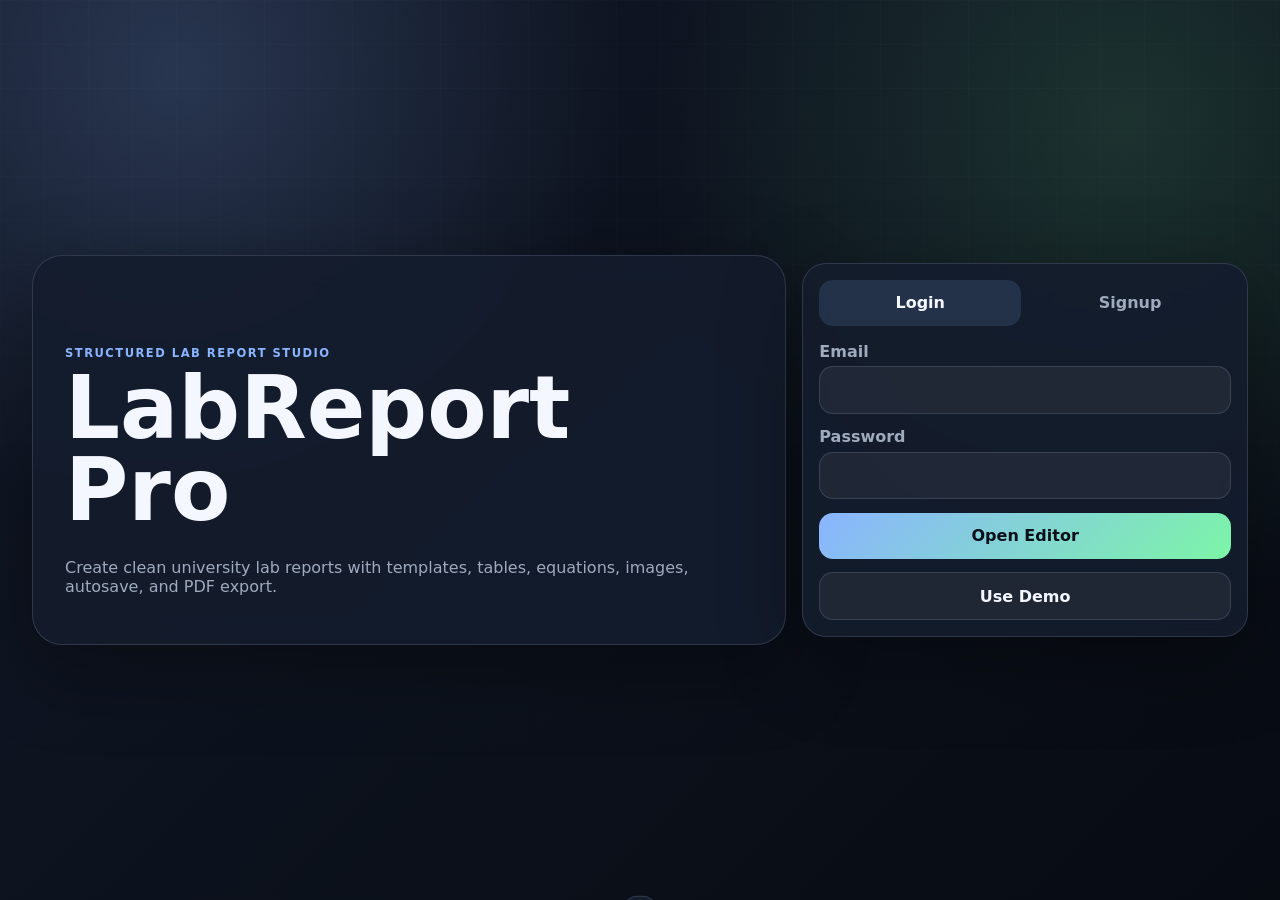
<file: labreport-pro/index.html>
<!doctype html>
<html lang="en">
<head>
<base href="./">
<link rel="manifest" href="./manifest.webmanifest">
<meta name="theme-color" content="#0a0e1a">
  <meta charset="utf-8">
  <meta http-equiv="Content-Security-Policy" content="default-src 'self'; style-src 'self' 'unsafe-inline'; img-src 'self' data: blob:; script-src 'self'; connect-src 'self'; object-src 'none'; base-uri 'self'; frame-ancestors 'none'">
  <meta name="viewport" content="width=device-width, initial-scale=1">
  <meta name="theme-color" content="#111827">
  <title>LabReport Pro</title>
  <link rel="stylesheet" href="styles.css">
</head>
<body>
  <div class="grid-bg" aria-hidden="true"></div>

  <section class="auth" id="auth">
    <div class="hero">
      <p class="eyebrow">Structured lab report studio</p>
      <h1>LabReport Pro</h1>
      <p>Create clean university lab reports with templates, tables, equations, images, autosave, and PDF export.</p>
    </div>
    <div class="card auth-card">
      <div class="tabs">
        <button class="tab active" id="loginTab" type="button">Login</button>
        <button class="tab" id="signupTab" type="button">Signup</button>
      </div>
      <form id="loginForm" class="form">
        <label>Email <input id="loginEmail" type="email" required></label>
        <label>Password <input id="loginPassword" type="password" required></label>
        <button class="primary" type="submit">Open Editor</button>
        <button class="secondary" id="demoBtn" type="button">Use Demo</button>
      </form>
      <form id="signupForm" class="form hidden">
        <label>Name <input id="signupName" required></label>
        <label>Email <input id="signupEmail" type="email" required></label>
        <label>Password <input id="signupPassword" type="password" minlength="4" required></label>
        <button class="primary" type="submit">Create Account</button>
      </form>
    </div>
  </section>

  <main class="app hidden" id="app">
    <header class="topbar no-print">
      <div>
        <p class="eyebrow">Autosaving editor</p>
        <h2 id="studentName">Student</h2>
      </div>
      <div class="actions">
        <select id="templateSelect">
          <option value="">Choose template</option>
          <option value="physics">Physics</option>
          <option value="chemistry">Chemistry</option>
          <option value="electrical">Electrical</option>
          <option value="civil">Civil</option>
          <option value="computer">Computer</option>
        </select>
        <button class="secondary small" id="newReport" type="button">New</button>
        <button class="secondary small" id="exportPdf" type="button">Export PDF</button>
        <button class="secondary small" id="logoutBtn" type="button">Logout</button>
      </div>
    </header>

    <section class="layout">
      <aside class="card sidebar no-print">
        <div class="head"><div><p class="eyebrow">Saved reports</p><h3>My reports</h3></div></div>
        <div class="report-list" id="reportList"></div>
      </aside>

      <section class="editor card" id="printArea">
        <div class="report-cover">
          <label class="no-print">Report Title <input id="title" placeholder="Determination of acceleration due to gravity"></label>
          <h1 id="printTitle">Untitled Lab Report</h1>
          <div class="meta-grid">
            <label>Course / Lab <input id="course" placeholder="PHY 110 Lab"></label>
            <label>Student Name <input id="author" placeholder="Your name"></label>
            <label>Teacher <input id="teacher" placeholder="Instructor name"></label>
            <label>Date <input id="date" type="date"></label>
          </div>
        </div>

        <div class="section-grid">
          <label>Objective <textarea id="objective" rows="4"></textarea></label>
          <label>Theory <textarea id="theory" rows="5"></textarea></label>
          <label>Apparatus <textarea id="apparatus" rows="4"></textarea></label>
          <label>Procedure <textarea id="procedure" rows="5"></textarea></label>
        </div>

        <section class="subsection">
          <div class="head no-print">
            <div><p class="eyebrow">Data table</p><h3>Measurements</h3></div>
            <div class="actions">
              <button class="secondary small" id="addRow" type="button">Add Row</button>
              <button class="secondary small" id="addCol" type="button">Add Column</button>
            </div>
          </div>
          <div class="table-wrap">
            <table id="dataTable"></table>
          </div>
        </section>

        <section class="subsection">
          <label>Calculation / Equation Input
            <textarea id="calculation" rows="5" placeholder="Example: R = V / I, average = sum / n"></textarea>
          </label>
        </section>

        <div class="section-grid">
          <label>Result <textarea id="result" rows="4"></textarea></label>
          <label>Discussion <textarea id="discussion" rows="5"></textarea></label>
          <label>Precautions <textarea id="precautions" rows="4"></textarea></label>
          <label>Conclusion <textarea id="conclusion" rows="4"></textarea></label>
        </div>

        <section class="subsection no-print">
          <div class="head">
            <div><p class="eyebrow">Images</p><h3>Upload diagrams or observations</h3></div>
          </div>
          <input id="imageInput" type="file" accept="image/*" multiple>
        </section>
        <section class="image-grid" id="imageGrid"></section>
      </section>
    </section>
  </main>

  <div class="toast" id="toast"></div>
  <script src="app.js"></script>
<script>if("serviceWorker" in navigator){navigator.serviceWorker.register("../service-worker.js",{scope:"./"}).catch(()=>{});}</script></body>
</html>
</file>
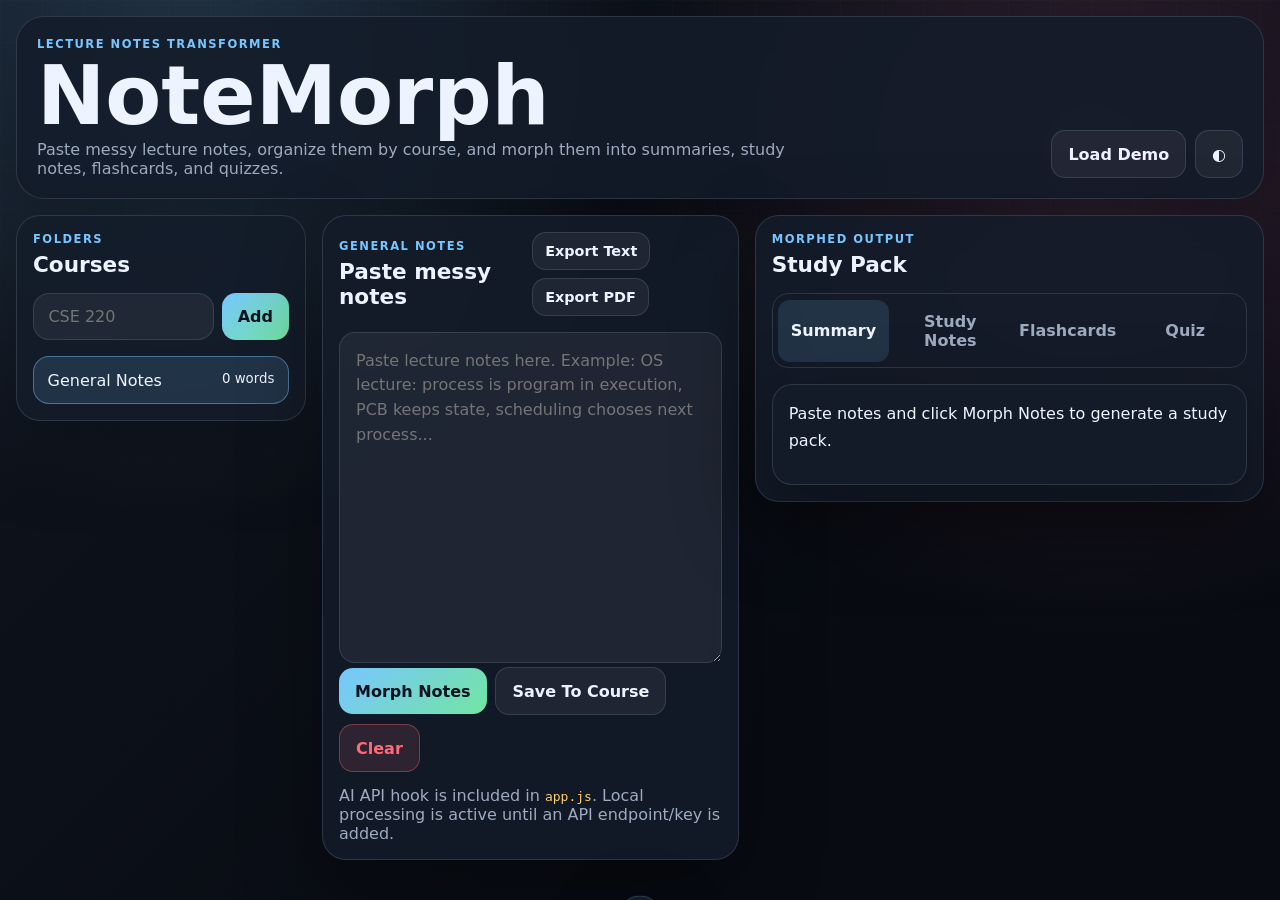
<file: notemorph/index.html>
<!doctype html>
<html lang="en">
<head>
<base href="./">
<link rel="manifest" href="./manifest.webmanifest">
<meta name="theme-color" content="#0a0e1a">
  <meta charset="utf-8">
  <meta http-equiv="Content-Security-Policy" content="default-src 'self'; style-src 'self' 'unsafe-inline'; img-src 'self' data: blob:; script-src 'self'; connect-src 'self'; object-src 'none'; base-uri 'self'; frame-ancestors 'none'">
  <meta name="viewport" content="width=device-width, initial-scale=1">
  <meta name="theme-color" content="#10151f">
  <title>NoteMorph</title>
  <link rel="stylesheet" href="styles.css">
</head>
<body>
  <div class="texture" aria-hidden="true"></div>

  <main class="app">
    <header class="hero">
      <div>
        <p class="eyebrow">Lecture notes transformer</p>
        <h1>NoteMorph</h1>
        <p>Paste messy lecture notes, organize them by course, and morph them into summaries, study notes, flashcards, and quizzes.</p>
      </div>
      <div class="hero-actions">
        <button class="secondary-btn" id="loadDemo" type="button">Load Demo</button>
        <button class="icon-btn" id="themeToggle" type="button" title="Toggle theme">◐</button>
      </div>
    </header>

    <section class="layout">
      <aside class="sidebar panel">
        <div class="panel-head">
          <div>
            <p class="eyebrow">Folders</p>
            <h2>Courses</h2>
          </div>
        </div>
        <form id="courseForm" class="course-form">
          <input id="courseName" placeholder="CSE 220" required>
          <button class="primary-btn" type="submit">Add</button>
        </form>
        <div class="course-list" id="courseList"></div>
      </aside>

      <section class="workspace">
        <div class="panel composer">
          <div class="panel-head">
            <div>
              <p class="eyebrow" id="activeCourseLabel">No course selected</p>
              <h2>Paste messy notes</h2>
            </div>
            <div class="export-actions">
              <button class="secondary-btn compact" id="exportText" type="button">Export Text</button>
              <button class="secondary-btn compact" id="exportPdf" type="button">Export PDF</button>
            </div>
          </div>

          <textarea id="rawNotes" rows="12" placeholder="Paste lecture notes here. Example: OS lecture: process is program in execution, PCB keeps state, scheduling chooses next process..."></textarea>

          <div class="composer-actions">
            <button class="primary-btn" id="morphNotes" type="button">Morph Notes</button>
            <button class="secondary-btn" id="saveNote" type="button">Save To Course</button>
            <button class="danger-btn" id="clearNotes" type="button">Clear</button>
          </div>
          <p class="api-note">AI API hook is included in <code>app.js</code>. Local processing is active until an API endpoint/key is added.</p>
        </div>

        <div class="panel output-panel" id="printArea">
          <div class="panel-head print-title">
            <div>
              <p class="eyebrow">Morphed output</p>
              <h2 id="outputTitle">Study Pack</h2>
            </div>
          </div>

          <nav class="tabs" aria-label="Output formats">
            <button class="tab active" data-tab="summaryTab" type="button">Summary</button>
            <button class="tab" data-tab="bulletsTab" type="button">Study Notes</button>
            <button class="tab" data-tab="flashcardsTab" type="button">Flashcards</button>
            <button class="tab" data-tab="quizTab" type="button">Quiz</button>
          </nav>

          <section class="tab-panel active" id="summaryTab">
            <div class="summary-card" id="summaryOutput"></div>
          </section>

          <section class="tab-panel" id="bulletsTab">
            <div class="notes-list" id="bulletsOutput"></div>
          </section>

          <section class="tab-panel" id="flashcardsTab">
            <div class="flashcard-toolbar">
              <button class="secondary-btn compact" id="prevCard" type="button">Previous</button>
              <span id="cardCounter">0 / 0</span>
              <button class="secondary-btn compact" id="nextCard" type="button">Next</button>
            </div>
            <button class="flashcard" id="flashcard" type="button">
              <span class="card-label">Flashcard</span>
              <strong id="cardFront">Morph notes to generate flashcards.</strong>
              <p id="cardBack">Click a generated card to flip it.</p>
            </button>
            <div class="flashcard-grid" id="flashcardGrid"></div>
          </section>

          <section class="tab-panel" id="quizTab">
            <div class="quiz-actions">
              <button class="primary-btn compact" id="startQuiz" type="button">Start Quiz</button>
              <span id="quizScore">Score: 0 / 0</span>
            </div>
            <div class="quiz-list" id="quizOutput"></div>
          </section>
        </div>
      </section>
    </section>
  </main>

  <div class="toast" id="toast" role="status" aria-live="polite"></div>

  <script src="app.js"></script>
<script>if("serviceWorker" in navigator){navigator.serviceWorker.register("../service-worker.js",{scope:"./"}).catch(()=>{});}</script></body>
</html>
</file>
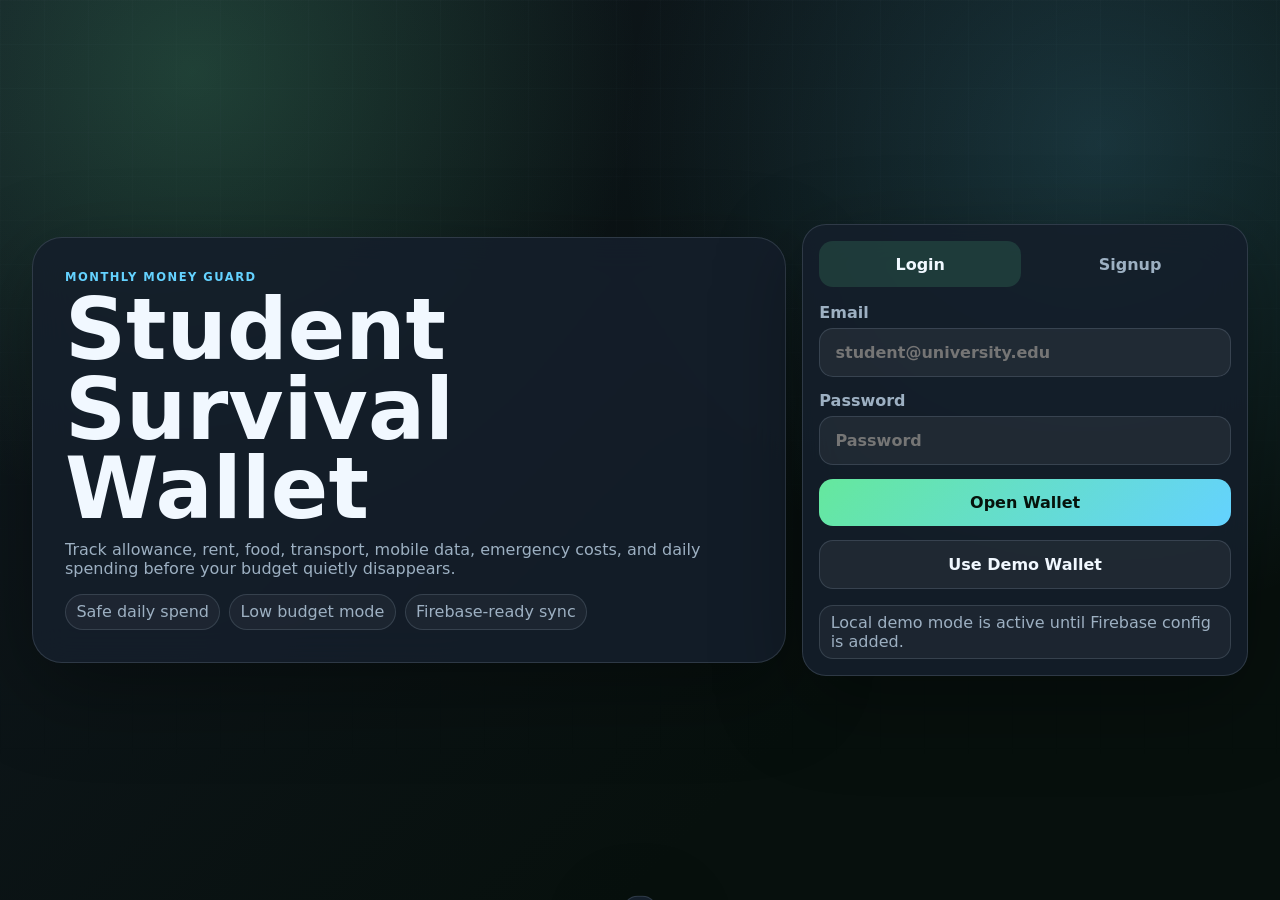
<file: student-survival-wallet/index.html>
<!doctype html>
<html lang="en">
<head>
<base href="./">
<link rel="manifest" href="./manifest.webmanifest">
<meta name="theme-color" content="#0a0e1a">
  <meta charset="utf-8">
  <meta http-equiv="Content-Security-Policy" content="default-src 'self'; style-src 'self' 'unsafe-inline'; img-src 'self' data: blob:; script-src 'self'; connect-src 'self'; object-src 'none'; base-uri 'self'; frame-ancestors 'none'">
  <meta name="viewport" content="width=device-width, initial-scale=1">
  <meta name="theme-color" content="#101820">
  <title>Student Survival Wallet</title>
  <link rel="stylesheet" href="styles.css">
</head>
<body>
  <div class="grain" aria-hidden="true"></div>

  <section class="auth-screen" id="authScreen">
    <div class="hero">
      <p class="eyebrow">Monthly money guard</p>
      <h1>Student Survival Wallet</h1>
      <p>Track allowance, rent, food, transport, mobile data, emergency costs, and daily spending before your budget quietly disappears.</p>
      <div class="hero-tags">
        <span>Safe daily spend</span>
        <span>Low budget mode</span>
        <span>Firebase-ready sync</span>
      </div>
    </div>

    <div class="auth-card">
      <div class="tabs" role="tablist" aria-label="Login or signup">
        <button class="tab active" id="loginTab" type="button">Login</button>
        <button class="tab" id="signupTab" type="button">Signup</button>
      </div>

      <form id="loginForm" class="auth-form">
        <label>Email
          <input id="loginEmail" type="email" required autocomplete="email" placeholder="student@university.edu">
        </label>
        <label>Password
          <input id="loginPassword" type="password" required autocomplete="current-password" placeholder="Password">
        </label>
        <button class="primary-btn" type="submit">Open Wallet</button>
        <button class="secondary-btn" id="demoLogin" type="button">Use Demo Wallet</button>
      </form>

      <form id="signupForm" class="auth-form hidden">
        <label>Name
          <input id="signupName" required autocomplete="name" placeholder="Your name">
        </label>
        <label>Email
          <input id="signupEmail" type="email" required autocomplete="email" placeholder="student@university.edu">
        </label>
        <label>Password
          <input id="signupPassword" type="password" minlength="6" required autocomplete="new-password" placeholder="At least 6 characters">
        </label>
        <button class="primary-btn" type="submit">Create Wallet</button>
      </form>
      <p class="mode-note" id="modeNote">Local demo mode is active until Firebase config is added.</p>
    </div>
  </section>

  <main class="app hidden" id="app">
    <header class="topbar">
      <div>
        <p class="eyebrow">Budget command center</p>
        <h2 id="studentName">Student</h2>
      </div>
      <div class="actions">
        <button class="secondary-btn compact" id="addTodaySpend" type="button">Add Today Spend</button>
        <button class="icon-btn" id="themeToggle" type="button" title="Toggle theme">◐</button>
        <button class="secondary-btn compact" id="logoutBtn" type="button">Logout</button>
      </div>
    </header>

    <section class="metrics">
      <article class="metric hero-metric">
        <span>Safe spend per day</span>
        <strong id="safeDaily">৳0</strong>
        <p id="safeDailyHint">For the rest of this month</p>
      </article>
      <article class="metric">
        <span>Money left</span>
        <strong id="moneyLeft">৳0</strong>
        <p id="daysLeft">0 days left</p>
      </article>
      <article class="metric">
        <span>Spent so far</span>
        <strong id="spentSoFar">৳0</strong>
        <p id="burnRate">Daily burn ৳0</p>
      </article>
      <article class="metric alert">
        <span>Budget status</span>
        <strong id="budgetStatus">--</strong>
        <p id="budgetMessage">Enter your monthly numbers.</p>
      </article>
    </section>

    <section class="survival-panel hidden" id="survivalPanel">
      <div>
        <p class="eyebrow">Low Budget Survival Mode</p>
        <h3 id="survivalTitle">Time to protect the wallet</h3>
      </div>
      <div class="suggestions" id="suggestions"></div>
    </section>

    <section class="layout">
      <div class="panel">
        <div class="panel-head">
          <div>
            <p class="eyebrow">Monthly plan</p>
            <h3>Income and fixed costs</h3>
          </div>
        </div>

        <form id="walletForm" class="wallet-form">
          <label>Monthly Allowance / Income
            <input id="income" type="number" min="0" step="1" required>
          </label>
          <label>Daily Spending So Far
            <input id="dailySpending" type="number" min="0" step="1" required>
          </label>
          <label>Food Cost
            <input id="foodCost" type="number" min="0" step="1" required>
          </label>
          <label>Transport Cost
            <input id="transportCost" type="number" min="0" step="1" required>
          </label>
          <label>Rent
            <input id="rent" type="number" min="0" step="1" required>
          </label>
          <label>Mobile Data Cost
            <input id="mobileData" type="number" min="0" step="1" required>
          </label>
          <label>Emergency Expenses
            <input id="emergency" type="number" min="0" step="1" required>
          </label>
          <label>Currency
            <input id="currency" maxlength="4" required value="৳">
          </label>
          <button class="primary-btn wide" type="submit">Save Budget</button>
        </form>
      </div>

      <div class="panel">
        <div class="panel-head">
          <div>
            <p class="eyebrow">Spending categories</p>
            <h3>Charts</h3>
          </div>
        </div>
        <div class="chart-grid">
          <canvas id="categoryChart" width="640" height="360" aria-label="Category spending chart"></canvas>
          <canvas id="walletChart" width="640" height="360" aria-label="Wallet balance chart"></canvas>
        </div>
      </div>
    </section>

    <section class="bottom-grid">
      <div class="panel">
        <div class="panel-head">
          <div>
            <p class="eyebrow">Extra categories</p>
            <h3>Custom spending</h3>
          </div>
          <button class="secondary-btn compact" id="clearCategoryForm" type="button">Clear</button>
        </div>
        <form id="categoryForm" class="category-form">
          <input type="hidden" id="categoryId">
          <label>Category
            <input id="categoryName" required placeholder="Printing, snacks, books">
          </label>
          <label>Amount
            <input id="categoryAmount" type="number" min="0" step="1" required>
          </label>
          <button class="primary-btn wide" type="submit">Save Category</button>
        </form>
        <div class="category-list" id="categoryList"></div>
      </div>

      <div class="panel">
        <div class="panel-head">
          <div>
            <p class="eyebrow">Daily log</p>
            <h3>Spending records</h3>
          </div>
        </div>
        <form id="logForm" class="log-form">
          <label>Date
            <input id="logDate" type="date" required>
          </label>
          <label>Amount
            <input id="logAmount" type="number" min="0" step="1" required>
          </label>
          <label class="wide">Note
            <input id="logNote" placeholder="Lunch, bus, photocopy">
          </label>
          <button class="primary-btn wide" type="submit">Add Spending</button>
        </form>
        <div class="log-list" id="logList"></div>
      </div>
    </section>
  </main>

  <div class="toast" id="toast" role="status" aria-live="polite"></div>

  <script type="module" src="app.js"></script>
<script>if("serviceWorker" in navigator){navigator.serviceWorker.register("../service-worker.js",{scope:"./"}).catch(()=>{});}</script></body>
</html>
</file>
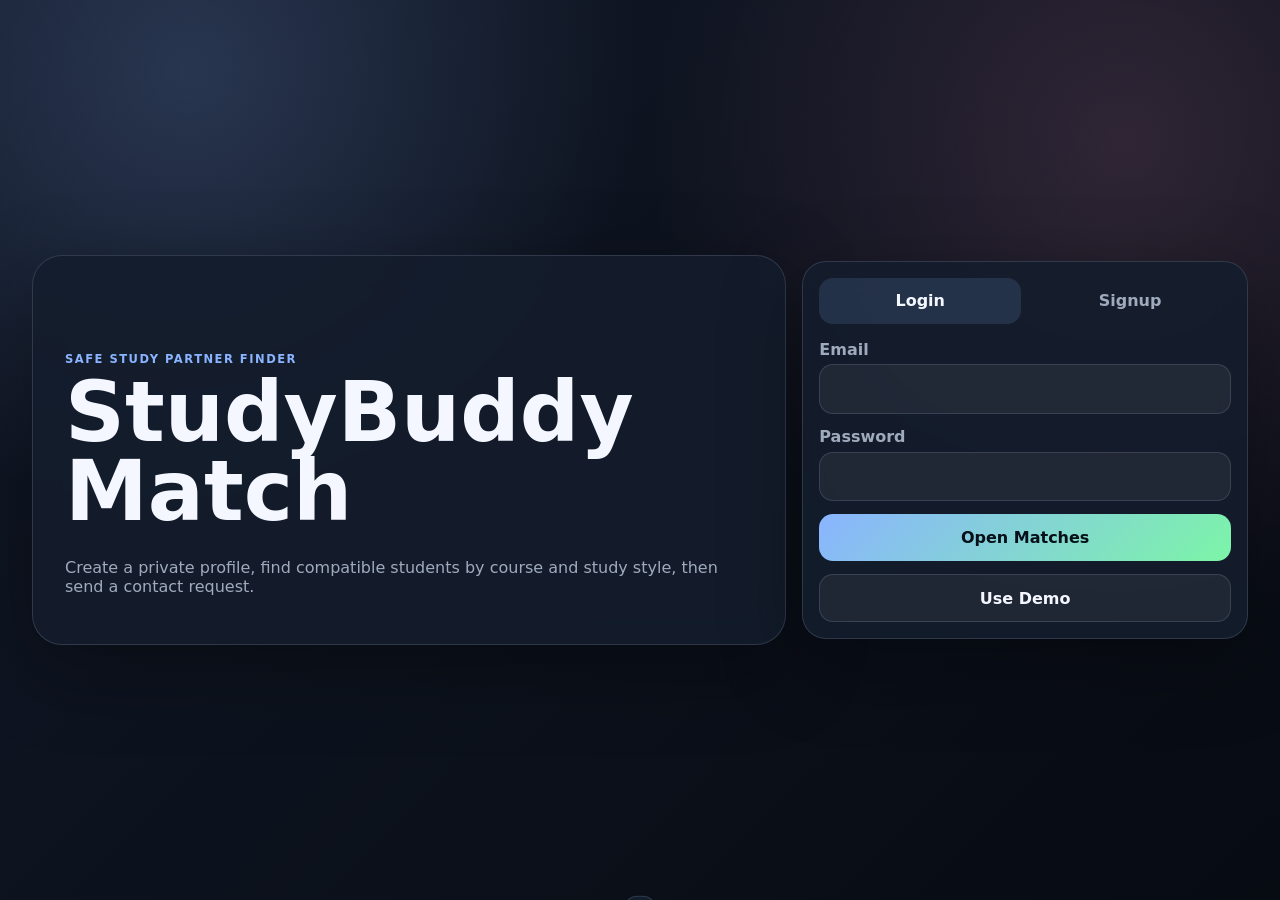
<file: studybuddy-match/index.html>
<!doctype html>
<html lang="en">
<head>
<base href="./">
<link rel="manifest" href="./manifest.webmanifest">
<meta name="theme-color" content="#0a0e1a">
  <meta charset="utf-8">
  <meta http-equiv="Content-Security-Policy" content="default-src 'self'; style-src 'self' 'unsafe-inline'; img-src 'self' data: blob:; script-src 'self'; connect-src 'self'; object-src 'none'; base-uri 'self'; frame-ancestors 'none'">
  <meta name="viewport" content="width=device-width, initial-scale=1">
  <meta name="theme-color" content="#111827">
  <title>StudyBuddy Match</title>
  <link rel="stylesheet" href="styles.css">
</head>
<body>
  <section class="auth" id="auth">
    <div class="hero">
      <p class="eyebrow">Safe study partner finder</p>
      <h1>StudyBuddy Match</h1>
      <p>Create a private profile, find compatible students by course and study style, then send a contact request.</p>
    </div>
    <div class="card auth-card">
      <div class="tabs"><button class="tab active" id="loginTab">Login</button><button class="tab" id="signupTab">Signup</button></div>
      <form id="loginForm" class="form">
        <label>Email <input id="loginEmail" type="email" required></label>
        <label>Password <input id="loginPassword" type="password" required></label>
        <button class="primary">Open Matches</button><button class="secondary" id="demoBtn" type="button">Use Demo</button>
      </form>
      <form id="signupForm" class="form hidden">
        <label>Name <input id="signupName" required></label>
        <label>Email <input id="signupEmail" type="email" required></label>
        <label>Password <input id="signupPassword" type="password" minlength="4" required></label>
        <button class="primary">Create Account</button>
      </form>
    </div>
  </section>

  <main class="app hidden" id="app">
    <header class="topbar">
      <div><p class="eyebrow">Minimal and private</p><h2 id="studentName">Student</h2></div>
      <button class="secondary small" id="logoutBtn">Logout</button>
    </header>

    <section class="grid">
      <div class="card">
        <div class="head"><div><p class="eyebrow">Your profile</p><h3>Study identity</h3></div></div>
        <form id="profileForm" class="profile-form">
          <label>Display Name <input id="displayName" required></label>
          <label>University <input id="university" required></label>
          <label>Department <input id="department" required></label>
          <label>Semester <input id="semester" type="number" min="1" max="20" required></label>
          <label>Courses <input id="courses" required placeholder="CSE 220, MAT 120"></label>
          <label>Preferred Time <select id="time"><option>Morning</option><option>Afternoon</option><option>Evening</option><option>Late Night</option></select></label>
          <label>Study Style <select id="style"><option>Quiet Focus</option><option>Discussion</option><option>Problem Solving</option><option>Accountability</option></select></label>
          <label>Preference <select id="preference"><option>Online</option><option>Offline</option><option>Both</option></select></label>
          <label class="wide">Study Goals <input id="goals" placeholder="Prepare for finals, solve practice sheets"></label>
          <label class="wide checkbox"><input id="privateProfile" type="checkbox"> Private profile: hide contact info until request accepted</label>
          <label class="wide">Contact Info <input id="contact" placeholder="Email, WhatsApp, Discord"></label>
          <button class="primary wide">Save Profile</button>
        </form>
      </div>

      <div class="card">
        <div class="head"><div><p class="eyebrow">Filters</p><h3>Find matches</h3></div></div>
        <div class="filters">
          <input id="filterCourse" placeholder="Course">
          <input id="filterSemester" type="number" min="1" placeholder="Semester">
          <select id="filterPreference"><option value="">Any mode</option><option>Online</option><option>Offline</option><option>Both</option></select>
          <select id="filterTime"><option value="">Any time</option><option>Morning</option><option>Afternoon</option><option>Evening</option><option>Late Night</option></select>
        </div>
        <div class="matches" id="matches"></div>
      </div>
    </section>

    <section class="card">
      <div class="head"><div><p class="eyebrow">Contact requests</p><h3>Basic chat</h3></div></div>
      <div class="chat" id="chat"></div>
      <form id="chatForm" class="chat-form">
        <input id="chatTo" placeholder="Buddy name" required>
        <input id="chatText" placeholder="Message" required>
        <button class="primary">Send</button>
      </form>
    </section>
  </main>
  <div class="toast" id="toast"></div>
  <script src="app.js"></script>
<script>if("serviceWorker" in navigator){navigator.serviceWorker.register("../service-worker.js",{scope:"./"}).catch(()=>{});}</script></body>
</html>
</file>
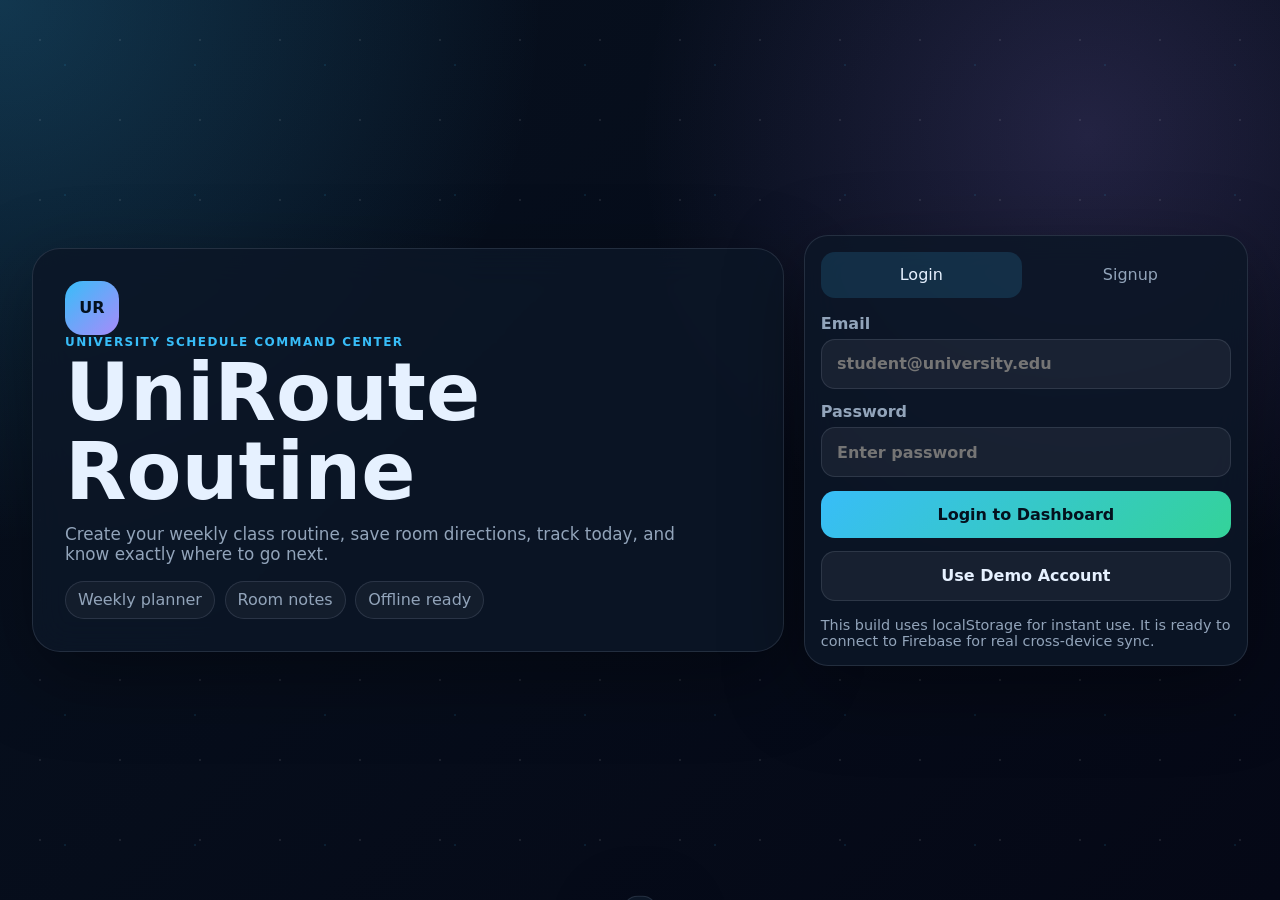
<file: uniroute-routine/index.html>
<!doctype html>
<html lang="en">
<head>
<base href="./">
  <meta charset="utf-8">
  <meta http-equiv="Content-Security-Policy" content="default-src 'self'; style-src 'self' 'unsafe-inline'; img-src 'self' data: blob:; script-src 'self'; connect-src 'self'; manifest-src 'self'; worker-src 'self'; object-src 'none'; base-uri 'self'; frame-ancestors 'none'">
  <meta name="viewport" content="width=device-width, initial-scale=1">
  <meta name="theme-color" content="#07111f">
  <title>UniRoute Routine</title>
  <link rel="manifest" href="manifest.webmanifest">
  <link rel="stylesheet" href="styles.css">
</head>
<body>
  <div class="app-shell">
    <section class="auth-screen" id="authScreen">
      <div class="aurora" aria-hidden="true"></div>
      <div class="brand-panel">
        <div class="brand-mark">UR</div>
        <p class="eyebrow">University schedule command center</p>
        <h1>UniRoute Routine</h1>
        <p class="hero-copy">Create your weekly class routine, save room directions, track today, and know exactly where to go next.</p>
        <div class="hero-stats">
          <span>Weekly planner</span>
          <span>Room notes</span>
          <span>Offline ready</span>
        </div>
      </div>

      <div class="auth-card">
        <div class="auth-tabs" role="tablist" aria-label="Authentication">
          <button class="tab-btn active" id="loginTab" type="button">Login</button>
          <button class="tab-btn" id="signupTab" type="button">Signup</button>
        </div>

        <form id="loginForm" class="auth-form">
          <label>Email
            <input id="loginEmail" type="email" autocomplete="email" required placeholder="student@university.edu">
          </label>
          <label>Password
            <input id="loginPassword" type="password" autocomplete="current-password" required placeholder="Enter password">
          </label>
          <button class="primary-btn" type="submit">Login to Dashboard</button>
          <button class="ghost-btn" id="demoLogin" type="button">Use Demo Account</button>
        </form>

        <form id="signupForm" class="auth-form hidden">
          <label>Full Name
            <input id="signupName" type="text" autocomplete="name" required placeholder="Your name">
          </label>
          <label>Email
            <input id="signupEmail" type="email" autocomplete="email" required placeholder="student@university.edu">
          </label>
          <label>Password
            <input id="signupPassword" type="password" autocomplete="new-password" required minlength="4" placeholder="Minimum 4 characters">
          </label>
          <button class="primary-btn" type="submit">Create Account</button>
        </form>
        <p class="auth-note">This build uses localStorage for instant use. It is ready to connect to Firebase for real cross-device sync.</p>
      </div>
    </section>

    <main class="dashboard hidden" id="dashboard">
      <header class="topbar">
        <div>
          <p class="eyebrow">Welcome back</p>
          <h2 id="studentName">Student</h2>
        </div>
        <div class="top-actions">
          <span class="status-pill" id="networkStatus">Online</span>
          <button class="icon-btn" id="themeToggle" type="button" title="Toggle dark mode">◐</button>
          <button class="outline-btn" id="logoutBtn" type="button">Logout</button>
        </div>
      </header>

      <nav class="mobile-nav" aria-label="Main sections">
        <button class="nav-btn active" data-section="homeSection" type="button">Home</button>
        <button class="nav-btn" data-section="routineSection" type="button">Routine</button>
        <button class="nav-btn" data-section="searchSection" type="button">Search</button>
        <button class="nav-btn" data-section="settingsSection" type="button">Account</button>
      </nav>

      <section class="content-grid">
        <aside class="side-rail">
          <div class="mini-brand"><span>UR</span> UniRoute</div>
          <button class="nav-btn active" data-section="homeSection" type="button">Dashboard</button>
          <button class="nav-btn" data-section="routineSection" type="button">Create / Edit Routine</button>
          <button class="nav-btn" data-section="searchSection" type="button">Search Classes</button>
          <button class="nav-btn" data-section="settingsSection" type="button">Account & Sync</button>
        </aside>

        <div class="workspace">
          <section id="homeSection" class="section active">
            <div class="summary-grid">
              <article class="metric-card next-card">
                <span>Next class</span>
                <strong id="nextSubject">No class scheduled</strong>
                <p id="nextMeta">Add your weekly routine to start countdown.</p>
                <div class="countdown" id="countdown">--:--:--</div>
              </article>
              <article class="metric-card">
                <span>Today</span>
                <strong id="todayCount">0</strong>
                <p>classes scheduled</p>
              </article>
              <article class="metric-card">
                <span>Finished</span>
                <strong id="finishedCount">0</strong>
                <p>attended today</p>
              </article>
              <article class="metric-card danger">
                <span>Missed</span>
                <strong id="missedCount">0</strong>
                <p>ended without attendance</p>
              </article>
            </div>

            <div class="panel">
              <div class="panel-title">
                <div>
                  <p class="eyebrow">Today’s classes</p>
                  <h3 id="todayLabel">Today</h3>
                </div>
                <button class="outline-btn" data-jump="routineSection" type="button">Add Class</button>
              </div>
              <div class="class-list" id="todayClasses"></div>
            </div>
          </section>

          <section id="routineSection" class="section">
            <div class="panel">
              <div class="panel-title">
                <div>
                  <p class="eyebrow">Weekly builder</p>
                  <h3 id="formTitle">Add a class</h3>
                </div>
                <button class="ghost-btn compact" id="clearForm" type="button">Clear</button>
              </div>

              <form class="routine-form" id="routineForm">
                <input type="hidden" id="classId">
                <label>Subject Name
                  <input id="subjectName" required placeholder="Data Structures">
                </label>
                <label>Teacher Name
                  <input id="teacherName" required placeholder="Dr. Rahman">
                </label>
                <label>Room Number
                  <input id="roomNumber" required placeholder="CSE-304">
                </label>
                <label>Building Name
                  <input id="buildingName" required placeholder="Engineering Tower">
                </label>
                <label>Day
                  <select id="classDay" required>
                    <option>Sunday</option>
                    <option>Monday</option>
                    <option>Tuesday</option>
                    <option>Wednesday</option>
                    <option>Thursday</option>
                    <option>Friday</option>
                    <option>Saturday</option>
                  </select>
                </label>
                <label>Start Time
                  <input id="startTime" type="time" required>
                </label>
                <label>End Time
                  <input id="endTime" type="time" required>
                </label>
                <label>Color Tag
                  <input id="colorTag" type="color" value="#38bdf8">
                </label>
                <label class="wide">Room Finder Note
                  <textarea id="roomNote" rows="3" placeholder="3rd floor, beside lab 2. Use the east stair."></textarea>
                </label>
                <button class="primary-btn wide" type="submit">Save Class</button>
              </form>
            </div>

            <div class="panel">
              <div class="panel-title">
                <div>
                  <p class="eyebrow">All saved classes</p>
                  <h3>Weekly Routine</h3>
                </div>
              </div>
              <div class="class-list" id="routineList"></div>
            </div>
          </section>

          <section id="searchSection" class="section">
            <div class="panel">
              <div class="panel-title">
                <div>
                  <p class="eyebrow">Find anything fast</p>
                  <h3>Search routine</h3>
                </div>
              </div>
              <div class="search-row">
                <input id="searchInput" placeholder="Search subject, teacher, room, building, day, or note">
                <select id="dayFilter">
                  <option value="">All days</option>
                  <option>Sunday</option>
                  <option>Monday</option>
                  <option>Tuesday</option>
                  <option>Wednesday</option>
                  <option>Thursday</option>
                  <option>Friday</option>
                  <option>Saturday</option>
                </select>
              </div>
              <div class="class-list" id="searchResults"></div>
            </div>
          </section>

          <section id="settingsSection" class="section">
            <div class="panel">
              <div class="panel-title">
                <div>
                  <p class="eyebrow">Student account</p>
                  <h3>Profile & sync</h3>
                </div>
              </div>
              <div class="settings-grid">
                <div class="settings-card">
                  <span class="settings-label">Current account</span>
                  <strong id="accountEmail"></strong>
                  <p>Your routine is saved under this login on this browser.</p>
                </div>
                <div class="settings-card">
                  <span class="settings-label">Firebase upgrade path</span>
                  <strong>Ready for online database</strong>
                  <p>Add Firebase Auth and Firestore config in the marked section of <code>app.js</code> to sync across devices.</p>
                </div>
                <button class="danger-btn" id="clearData" type="button">Delete My Routine Data</button>
              </div>
            </div>
          </section>
        </div>
      </section>
    </main>

    <div class="toast" id="toast" role="status" aria-live="polite"></div>
  </div>

  <script src="app.js"></script>
<script>if("serviceWorker" in navigator){navigator.serviceWorker.register("../service-worker.js",{scope:"./"}).catch(()=>{});}</script></body>
</html>
</file>
<file: attendance-guardian/styles.css>
:root{color-scheme:dark;--bg:#101827;--card:rgba(20,31,48,.9);--text:#f1f7ff;--muted:#9daec3;--line:rgba(170,190,215,.18);--green:#73e6a5;--amber:#ffd166;--red:#ff6b7a;--blue:#70d6ff;--shadow:0 24px 80px rgba(0,0,0,.34);font-family:Inter,system-ui,Segoe UI,sans-serif}
*{box-sizing:border-box}body{margin:0;min-height:100vh;color:var(--text);background:radial-gradient(circle at 12% 8%,rgba(112,214,255,.2),transparent 28rem),radial-gradient(circle at 90% 12%,rgba(115,230,165,.16),transparent 30rem),linear-gradient(135deg,var(--bg),#070b12)}button,input{font:inherit}button{border:0;cursor:pointer}.hidden{display:none!important}
.auth{min-height:100vh;display:grid;gap:1rem;align-items:center;padding:1rem}.hero,.card{border:1px solid var(--line);background:var(--card);box-shadow:var(--shadow);backdrop-filter:blur(16px)}.hero{border-radius:30px;padding:2rem;min-height:390px;display:flex;flex-direction:column;justify-content:flex-end}.hero h1{font-size:clamp(2.5rem,12vw,5.3rem);line-height:.94;margin:.2rem 0 .7rem}.hero p:not(.eyebrow){color:var(--muted);max-width:650px}.eyebrow{margin:0 0 .35rem;text-transform:uppercase;letter-spacing:.13em;color:var(--blue);font-size:.72rem;font-weight:900}
.card{border-radius:24px;padding:1rem}.tabs{display:grid;grid-template-columns:1fr 1fr;gap:.5rem;margin-bottom:1rem}.tab{border-radius:14px;padding:.85rem;color:var(--muted);background:transparent;font-weight:900}.tab.active{color:var(--text);background:rgba(112,214,255,.14)}
.form,.course-form{display:grid;gap:.85rem}label{display:grid;gap:.35rem;color:var(--muted);font-weight:800}input{width:100%;border:1px solid var(--line);border-radius:14px;padding:.88rem .95rem;color:var(--text);background:rgba(255,255,255,.055);outline:0}input:focus{border-color:var(--blue);box-shadow:0 0 0 4px rgba(112,214,255,.14)}
.primary,.secondary{border-radius:14px;padding:.85rem 1rem;font-weight:900;color:var(--text)}.primary{color:#071019;background:linear-gradient(135deg,var(--blue),var(--green))}.secondary{border:1px solid var(--line);background:rgba(255,255,255,.055)}.small{padding:.6rem .75rem;font-size:.9rem}.wide{grid-column:1/-1}
.app{width:min(1400px,calc(100% - 2rem));margin:0 auto;padding:1rem 0 2rem}.topbar,.head,.actions{display:flex;justify-content:space-between;gap:1rem;align-items:center}.topbar,.stats,.grid{margin-bottom:1rem}.stats,.grid{display:grid;gap:1rem}.stat span{color:var(--muted);text-transform:uppercase;letter-spacing:.1em;font-size:.75rem;font-weight:900}.stat strong{display:block;font-size:2rem;margin-top:.35rem}.danger strong{color:var(--red)}
.course-form{grid-template-columns:1fr}.courses{display:grid;gap:.75rem}.course-card{border:1px solid var(--line);border-radius:18px;padding:1rem;background:rgba(255,255,255,.045)}.course-head{display:flex;justify-content:space-between;gap:1rem}.tag{border:1px solid var(--line);border-radius:999px;padding:.38rem .58rem;color:var(--muted);background:rgba(255,255,255,.04)}.tag.safe{color:var(--green)}.tag.risky{color:var(--amber)}.tag.danger{color:var(--red)}.bar{height:10px;border-radius:99px;background:rgba(255,255,255,.08);overflow:hidden;margin:.8rem 0}.bar div{height:100%;background:linear-gradient(90deg,var(--blue),var(--green));border-radius:inherit}.row{display:flex;flex-wrap:wrap;gap:.5rem}canvas{width:100%;height:auto;border:1px solid var(--line);border-radius:18px;background:rgba(255,255,255,.035)}
.toast{position:fixed;left:50%;bottom:1rem;transform:translate(-50%,140%);transition:.24s;border:1px solid var(--line);border-radius:16px;padding:.85rem 1rem;background:#141f30;box-shadow:var(--shadow)}.toast.show{transform:translate(-50%,0)}
@media(min-width:760px){.auth{grid-template-columns:1.1fr .65fr;padding:2rem}.stats{grid-template-columns:repeat(4,1fr)}.course-form{grid-template-columns:repeat(2,1fr)}}@media(min-width:1050px){.grid{grid-template-columns:.75fr 1.25fr}}@media(max-width:650px){.topbar,.head,.course-head{align-items:stretch;flex-direction:column}.actions>*{flex:1}}
</file>
<file: cgpa-rescue-planner/styles.css>
:root {
  color-scheme: dark;
  --bg: #102018;
  --panel: rgba(19, 32, 27, 0.9);
  --panel-solid: #13201b;
  --text: #effbf3;
  --muted: #a6b8ad;
  --line: rgba(183, 209, 195, 0.17);
  --green: #57e389;
  --mint: #73fbd3;
  --amber: #ffd166;
  --red: #ff6b6b;
  --blue: #8ec5ff;
  --shadow: 0 26px 90px rgba(0, 0, 0, 0.34);
  font-family: Inter, ui-sans-serif, system-ui, -apple-system, BlinkMacSystemFont, "Segoe UI", sans-serif;
}

body.light {
  color-scheme: light;
  --bg: #f2faf5;
  --panel: rgba(255, 255, 255, 0.94);
  --panel-solid: #ffffff;
  --text: #102018;
  --muted: #52655a;
  --line: rgba(16, 32, 24, 0.13);
  --shadow: 0 24px 70px rgba(32, 70, 48, 0.14);
}

* { box-sizing: border-box; }

body {
  margin: 0;
  min-height: 100vh;
  background:
    radial-gradient(circle at 16% 8%, rgba(87, 227, 137, 0.22), transparent 26rem),
    radial-gradient(circle at 90% 18%, rgba(115, 251, 211, 0.16), transparent 30rem),
    linear-gradient(135deg, var(--bg), #07110d 70%);
  color: var(--text);
}

button, input, select { font: inherit; }
button { border: 0; cursor: pointer; }
.hidden { display: none !important; }

.mesh {
  position: fixed;
  inset: 0;
  pointer-events: none;
  background-image:
    linear-gradient(var(--line) 1px, transparent 1px),
    linear-gradient(90deg, var(--line) 1px, transparent 1px);
  background-size: 48px 48px;
  opacity: 0.12;
  mask-image: linear-gradient(to bottom, black, transparent);
}

.auth-screen {
  min-height: 100vh;
  display: grid;
  gap: 1rem;
  align-items: center;
  padding: 1rem;
}

.hero,
.auth-card,
.panel,
.result-card,
.chart-card {
  border: 1px solid var(--line);
  background: var(--panel);
  box-shadow: var(--shadow);
  backdrop-filter: blur(18px);
}

.hero {
  min-height: 400px;
  border-radius: 30px;
  padding: 2rem;
  display: flex;
  flex-direction: column;
  justify-content: flex-end;
}

.eyebrow {
  margin: 0 0 0.35rem;
  color: var(--mint);
  text-transform: uppercase;
  letter-spacing: 0.13em;
  font-size: 0.72rem;
  font-weight: 900;
}

h1, h2, h3, p { margin-top: 0; }
h1 {
  max-width: 780px;
  margin-bottom: 0.8rem;
  font-size: clamp(2.45rem, 11vw, 5.2rem);
  line-height: 0.94;
}
h2, h3 { margin-bottom: 0; }

.hero p:not(.eyebrow) {
  color: var(--muted);
  max-width: 620px;
  font-size: 1.05rem;
}

.hero-tags,
.actions {
  display: flex;
  flex-wrap: wrap;
  gap: 0.55rem;
}

.hero-tags span,
.tag,
.small-note {
  border: 1px solid var(--line);
  border-radius: 999px;
  padding: 0.48rem 0.65rem;
  color: var(--muted);
  background: rgba(255, 255, 255, 0.045);
}

.auth-card,
.panel {
  border-radius: 24px;
  padding: 1rem;
}

.tabs {
  display: grid;
  grid-template-columns: 1fr 1fr;
  gap: 0.5rem;
  margin-bottom: 1rem;
}

.tab {
  border-radius: 14px;
  padding: 0.85rem;
  color: var(--muted);
  background: transparent;
  font-weight: 900;
}

.tab.active {
  color: var(--text);
  background: rgba(87, 227, 137, 0.14);
}

.auth-form,
.cgpa-form,
.course-form {
  display: grid;
  gap: 0.85rem;
}

label {
  display: grid;
  gap: 0.38rem;
  color: var(--muted);
  font-weight: 800;
}

input, select {
  width: 100%;
  border: 1px solid var(--line);
  border-radius: 14px;
  padding: 0.9rem 0.95rem;
  color: var(--text);
  background: rgba(255, 255, 255, 0.055);
  outline: none;
}

input:focus, select:focus {
  border-color: var(--green);
  box-shadow: 0 0 0 4px rgba(87, 227, 137, 0.14);
}

.primary-btn,
.secondary-btn,
.danger-btn,
.icon-btn {
  border-radius: 14px;
  padding: 0.9rem 1rem;
  color: var(--text);
  font-weight: 900;
}

.primary-btn {
  color: #06120c;
  background: linear-gradient(135deg, var(--green), var(--mint));
}

.secondary-btn,
.icon-btn {
  border: 1px solid var(--line);
  background: rgba(255, 255, 255, 0.055);
}

.danger-btn {
  border: 1px solid rgba(255, 107, 107, 0.36);
  color: var(--red);
  background: rgba(255, 107, 107, 0.12);
}

.compact {
  padding: 0.62rem 0.8rem;
  font-size: 0.9rem;
}

.small-note {
  margin: 1rem 0 0;
  border-radius: 14px;
  font-size: 0.9rem;
}

.app {
  width: min(1380px, calc(100% - 2rem));
  margin: 0 auto;
  padding: 1rem 0 2rem;
}

.topbar,
.panel-head {
  display: flex;
  justify-content: space-between;
  align-items: center;
  gap: 1rem;
}

.topbar {
  margin-bottom: 1rem;
}

.grid {
  display: grid;
  gap: 1rem;
  margin-bottom: 1rem;
}

.cgpa-form,
.course-form {
  grid-template-columns: 1fr;
  margin-top: 1rem;
}

.result-card {
  margin-top: 1rem;
  border-radius: 20px;
  padding: 1rem;
  background:
    linear-gradient(135deg, rgba(87, 227, 137, 0.18), rgba(115, 251, 211, 0.09)),
    var(--panel);
}

.result-card span {
  color: var(--muted);
  text-transform: uppercase;
  letter-spacing: 0.1em;
  font-size: 0.75rem;
  font-weight: 900;
}

.result-card strong {
  display: block;
  margin: 0.35rem 0;
  font-size: 3rem;
}

.result-card p,
.semester-card p,
.snapshot-card p {
  color: var(--muted);
  margin-bottom: 0;
}

.warning-box {
  margin-top: 0.8rem;
  border-radius: 16px;
  padding: 0.9rem;
  border: 1px solid var(--line);
  color: var(--muted);
  background: rgba(255, 255, 255, 0.045);
}

.warning-box.good { border-color: rgba(87, 227, 137, 0.36); color: var(--green); }
.warning-box.warn { border-color: rgba(255, 209, 102, 0.42); color: var(--amber); }
.warning-box.bad { border-color: rgba(255, 107, 107, 0.42); color: var(--red); }

.chart-grid {
  display: grid;
  gap: 0.85rem;
  margin-top: 1rem;
}

.chart-card {
  border-radius: 20px;
  padding: 0.8rem;
  min-height: 260px;
}

canvas {
  width: 100%;
  max-width: 100%;
  height: auto;
  display: block;
}

.wide { grid-column: 1 / -1; }

.semester-list,
.snapshot-list {
  display: grid;
  gap: 0.75rem;
  margin-top: 1rem;
}

.semester-card,
.snapshot-card {
  border: 1px solid var(--line);
  border-radius: 18px;
  padding: 1rem;
  background: rgba(255, 255, 255, 0.045);
}

.semester-head,
.course-row,
.snapshot-card {
  display: grid;
  gap: 0.7rem;
}

.semester-head {
  grid-template-columns: 1fr;
}

.course-row {
  align-items: center;
  border-top: 1px solid var(--line);
  padding-top: 0.7rem;
  margin-top: 0.7rem;
}

.row-actions {
  display: flex;
  flex-wrap: wrap;
  gap: 0.45rem;
}

.toast {
  position: fixed;
  left: 50%;
  bottom: 1rem;
  z-index: 20;
  transform: translate(-50%, 140%);
  transition: transform 0.24s ease;
  border: 1px solid var(--line);
  border-radius: 16px;
  padding: 0.85rem 1rem;
  color: var(--text);
  background: var(--panel-solid);
  box-shadow: var(--shadow);
  max-width: min(92vw, 440px);
}

.toast.show { transform: translate(-50%, 0); }

@media (min-width: 760px) {
  .auth-screen {
    grid-template-columns: 1.1fr 0.65fr;
    padding: 2rem;
  }

  .cgpa-form,
  .course-form {
    grid-template-columns: repeat(2, 1fr);
  }

  .chart-grid {
    grid-template-columns: repeat(2, 1fr);
  }

  .semester-head,
  .course-row,
  .snapshot-card {
    grid-template-columns: 1fr auto;
    align-items: center;
  }
}

@media (min-width: 1080px) {
  .grid {
    grid-template-columns: 0.78fr 1.22fr;
    align-items: start;
  }
}

@media (max-width: 640px) {
  .topbar,
  .panel-head {
    align-items: stretch;
    flex-direction: column;
  }

  .actions > * {
    flex: 1;
  }
}
</file>
<file: coursevault/styles.css>
:root{color-scheme:dark;--bg:#111827;--card:rgba(20,29,45,.92);--text:#f4f7ff;--muted:#9fabbd;--line:rgba(175,190,215,.18);--blue:#8ab4ff;--green:#7cf5a7;--amber:#ffd166;--red:#ff6b7a;--shadow:0 24px 80px rgba(0,0,0,.34);font-family:Inter,system-ui,Segoe UI,sans-serif}
*{box-sizing:border-box}body{margin:0;min-height:100vh;color:var(--text);background:radial-gradient(circle at 14% 8%,rgba(138,180,255,.2),transparent 28rem),radial-gradient(circle at 88% 14%,rgba(124,245,167,.15),transparent 30rem),linear-gradient(135deg,var(--bg),#070b12)}button,input,textarea,select{font:inherit}button{border:0;cursor:pointer}
.grid-bg{position:fixed;inset:0;pointer-events:none;opacity:.13;background-image:linear-gradient(var(--line) 1px,transparent 1px),linear-gradient(90deg,var(--line) 1px,transparent 1px);background-size:44px 44px;mask-image:linear-gradient(to bottom,black,transparent)}
.app{width:min(1480px,calc(100% - 2rem));margin:0 auto;padding:1rem 0 2rem}.hero,.card{border:1px solid var(--line);background:var(--card);box-shadow:var(--shadow);backdrop-filter:blur(16px)}.hero{border-radius:30px;padding:1.25rem;margin-bottom:1rem;display:flex;justify-content:space-between;gap:1rem;align-items:flex-end}.hero h1{font-size:clamp(2.5rem,11vw,5.3rem);line-height:.94;margin:.2rem 0 .7rem}.hero p:not(.eyebrow){color:var(--muted);max-width:780px;margin:0}.eyebrow{margin:0 0 .35rem;color:var(--blue);font-size:.72rem;text-transform:uppercase;letter-spacing:.13em;font-weight:900}
.card{border-radius:24px;padding:1rem}.layout{display:grid;gap:1rem}.workspace{display:grid;gap:1rem}.head,.hero-actions,.row{display:flex;justify-content:space-between;gap:.7rem;align-items:center;flex-wrap:wrap}h2,h3,p{margin-top:0}h2,h3{margin-bottom:0}
.form,.filter-grid{display:grid;gap:.85rem}label{display:grid;gap:.35rem;color:var(--muted);font-weight:800}input,textarea,select{width:100%;border:1px solid var(--line);border-radius:14px;padding:.85rem .95rem;color:var(--text);background:rgba(255,255,255,.055);outline:0}textarea{resize:vertical;line-height:1.5}input:focus,textarea:focus,select:focus{border-color:var(--blue);box-shadow:0 0 0 4px rgba(138,180,255,.14)}
.primary,.secondary,.danger{border-radius:14px;padding:.85rem 1rem;font-weight:900;color:var(--text)}.primary{color:#071019;background:linear-gradient(135deg,var(--blue),var(--green))}.secondary{border:1px solid var(--line);background:rgba(255,255,255,.055)}.danger{border:1px solid rgba(255,107,122,.36);background:rgba(255,107,122,.12);color:var(--red)}.small{padding:.6rem .75rem;font-size:.9rem}.wide{grid-column:1/-1}
.stats{display:grid;gap:1rem;grid-template-columns:1fr}.stat span{color:var(--muted);font-size:.75rem;text-transform:uppercase;letter-spacing:.1em;font-weight:900}.stat strong{display:block;font-size:2rem;margin-top:.35rem}.warn strong{color:var(--amber)}
.resource-list{display:grid;gap:.85rem}.resource{border:1px solid var(--line);border-radius:20px;padding:1rem;background:rgba(255,255,255,.045)}.resource.hidden{opacity:.55}.resource-head{display:flex;justify-content:space-between;gap:1rem;align-items:flex-start}.resource p{color:var(--muted)}.tag{display:inline-block;border:1px solid var(--line);border-radius:999px;padding:.35rem .55rem;margin:.25rem .25rem 0 0;color:var(--muted);background:rgba(255,255,255,.04)}.rating{color:var(--amber);font-weight:900}
dialog{border:0;border-radius:22px;padding:0;background:transparent;color:var(--text);max-width:min(92vw,560px)}dialog::backdrop{background:rgba(0,0,0,.55)}.dialog-card{display:grid;gap:.8rem;background:#141d2d;border:1px solid var(--line);border-radius:22px;padding:1rem}.comment-list{display:grid;gap:.55rem;max-height:260px;overflow:auto}.comment{border:1px solid var(--line);border-radius:14px;padding:.7rem;background:rgba(255,255,255,.045)}.toast{position:fixed;left:50%;bottom:1rem;transform:translate(-50%,140%);transition:.24s;border:1px solid var(--line);border-radius:16px;padding:.85rem 1rem;background:#141d2d;box-shadow:var(--shadow)}.toast.show{transform:translate(-50%,0)}
@media(min-width:760px){.filter-grid{grid-template-columns:repeat(3,1fr)}.stats{grid-template-columns:repeat(3,1fr)}}@media(min-width:1100px){.layout{grid-template-columns:360px minmax(0,1fr);align-items:start}}@media(max-width:700px){.hero,.head,.resource-head{align-items:stretch;flex-direction:column}.hero-actions>*{flex:1}}
</file>
<file: deadline-panic-shield/styles.css>
:root {
  color-scheme: dark;
  --bg: #0a0d14;
  --panel: rgba(18, 24, 38, 0.9);
  --panel-strong: #121826;
  --text: #eef4ff;
  --muted: #99a8bd;
  --line: rgba(160, 174, 192, 0.18);
  --accent: #ff4d6d;
  --accent-2: #ffd166;
  --blue: #64d2ff;
  --green: #4ade80;
  --danger: #fb7185;
  --shadow: 0 28px 90px rgba(0, 0, 0, 0.38);
  font-family: Inter, ui-sans-serif, system-ui, -apple-system, BlinkMacSystemFont, "Segoe UI", sans-serif;
}

body.light {
  color-scheme: light;
  --bg: #f5f7fb;
  --panel: rgba(255, 255, 255, 0.92);
  --panel-strong: #ffffff;
  --text: #111827;
  --muted: #5b6678;
  --line: rgba(17, 24, 39, 0.13);
  --shadow: 0 22px 70px rgba(31, 41, 55, 0.12);
}

* { box-sizing: border-box; }

body {
  margin: 0;
  min-height: 100vh;
  background:
    radial-gradient(circle at 12% 10%, rgba(255, 77, 109, 0.26), transparent 28rem),
    radial-gradient(circle at 86% 4%, rgba(100, 210, 255, 0.22), transparent 30rem),
    linear-gradient(135deg, var(--bg), #070912 70%);
  color: var(--text);
}

button, input, select, textarea { font: inherit; }
button { border: 0; cursor: pointer; }
.hidden { display: none !important; }

.background-grid {
  position: fixed;
  inset: 0;
  pointer-events: none;
  opacity: 0.12;
  background-image:
    linear-gradient(var(--line) 1px, transparent 1px),
    linear-gradient(90deg, var(--line) 1px, transparent 1px);
  background-size: 44px 44px;
  mask-image: linear-gradient(to bottom, black, transparent);
}

.auth-view {
  min-height: 100vh;
  display: grid;
  gap: 1rem;
  padding: 1rem;
  align-items: center;
}

.hero,
.auth-card,
.panel,
.metric,
.panic-panel {
  border: 1px solid var(--line);
  background: var(--panel);
  box-shadow: var(--shadow);
  backdrop-filter: blur(18px);
}

.hero {
  border-radius: 30px;
  padding: 2rem;
  min-height: 410px;
  display: flex;
  flex-direction: column;
  justify-content: flex-end;
  overflow: hidden;
  position: relative;
}

.hero::after {
  content: "!";
  position: absolute;
  right: -0.1em;
  bottom: -0.42em;
  font-size: 24rem;
  line-height: 1;
  color: rgba(255, 255, 255, 0.035);
  font-weight: 950;
}

.eyebrow {
  margin: 0 0 0.35rem;
  text-transform: uppercase;
  letter-spacing: 0.13em;
  color: var(--accent-2);
  font-size: 0.72rem;
  font-weight: 900;
}

h1, h2, h3, p { margin-top: 0; }

h1 {
  max-width: 760px;
  margin-bottom: 0.75rem;
  font-size: clamp(2.6rem, 12vw, 5.8rem);
  line-height: 0.92;
}

h2, h3 { margin-bottom: 0; }

.hero p:not(.eyebrow) {
  max-width: 620px;
  color: var(--muted);
  font-size: 1.05rem;
}

.hero-badges {
  display: flex;
  flex-wrap: wrap;
  gap: 0.55rem;
}

.hero-badges span,
.tag,
.cloud-note {
  border: 1px solid var(--line);
  border-radius: 999px;
  padding: 0.45rem 0.65rem;
  color: var(--muted);
  background: rgba(255, 255, 255, 0.045);
}

.auth-card {
  border-radius: 24px;
  padding: 1rem;
}

.tabs {
  display: grid;
  grid-template-columns: 1fr 1fr;
  gap: 0.5rem;
  margin-bottom: 1rem;
}

.tab {
  border-radius: 14px;
  padding: 0.85rem 1rem;
  color: var(--muted);
  background: transparent;
  font-weight: 850;
}

.tab.active {
  color: var(--text);
  background: rgba(255, 77, 109, 0.16);
}

.auth-form,
.assignment-form {
  display: grid;
  gap: 0.85rem;
}

label {
  display: grid;
  gap: 0.38rem;
  color: var(--muted);
  font-weight: 800;
}

input, select, textarea {
  width: 100%;
  border: 1px solid var(--line);
  border-radius: 14px;
  padding: 0.9rem 0.95rem;
  outline: none;
  color: var(--text);
  background: rgba(255, 255, 255, 0.055);
}

input:focus, select:focus, textarea:focus {
  border-color: var(--accent);
  box-shadow: 0 0 0 4px rgba(255, 77, 109, 0.14);
}

input[type="range"] {
  accent-color: var(--accent);
  padding-inline: 0;
  border: 0;
}

.range-value {
  color: var(--accent-2);
  font-weight: 900;
}

.primary-btn,
.secondary-btn,
.danger-btn,
.icon-btn {
  border-radius: 14px;
  padding: 0.9rem 1rem;
  font-weight: 900;
  color: var(--text);
}

.primary-btn {
  color: #17090d;
  background: linear-gradient(135deg, var(--accent), var(--accent-2));
}

.secondary-btn,
.icon-btn {
  border: 1px solid var(--line);
  background: rgba(255, 255, 255, 0.055);
}

.danger-btn {
  background: rgba(251, 113, 133, 0.14);
  color: var(--danger);
  border: 1px solid rgba(251, 113, 133, 0.35);
}

.compact {
  padding: 0.62rem 0.8rem;
  font-size: 0.9rem;
}

.cloud-note {
  margin-top: 1rem;
  border-radius: 14px;
}

.app {
  width: min(1380px, calc(100% - 2rem));
  margin: 0 auto;
  padding: 1rem 0 2rem;
}

.topbar {
  display: flex;
  justify-content: space-between;
  align-items: center;
  gap: 1rem;
  margin-bottom: 1rem;
}

.top-actions {
  display: flex;
  flex-wrap: wrap;
  justify-content: flex-end;
  gap: 0.55rem;
}

.metrics {
  display: grid;
  gap: 0.8rem;
  grid-template-columns: 1fr;
  margin-bottom: 1rem;
}

.metric {
  border-radius: 22px;
  padding: 1rem;
}

.metric span {
  color: var(--muted);
  font-size: 0.78rem;
  text-transform: uppercase;
  letter-spacing: 0.11em;
  font-weight: 900;
}

.metric strong {
  display: block;
  margin-top: 0.45rem;
  font-size: 2rem;
}

.metric.urgent {
  background:
    linear-gradient(135deg, rgba(255, 77, 109, 0.2), rgba(255, 209, 102, 0.12)),
    var(--panel);
}

.panic-panel {
  border-radius: 24px;
  padding: 1rem;
  margin-bottom: 1rem;
  border-color: rgba(255, 77, 109, 0.38);
}

.panic-panel ol {
  margin: 1rem 0 0;
  padding-left: 1.35rem;
  color: var(--muted);
}

.panic-panel li {
  margin: 0.55rem 0;
}

.layout {
  display: grid;
  gap: 1rem;
}

.panel {
  border-radius: 24px;
  padding: 1rem;
}

.panel-head {
  display: flex;
  justify-content: space-between;
  gap: 1rem;
  align-items: center;
  margin-bottom: 1rem;
}

.assignment-form {
  grid-template-columns: 1fr;
}

.wide { grid-column: 1 / -1; }
.filter { max-width: 190px; }

.assignment-list {
  display: grid;
  gap: 0.75rem;
}

.assignment-card {
  border: 1px solid var(--line);
  border-radius: 18px;
  padding: 1rem;
  background: rgba(255, 255, 255, 0.045);
}

.assignment-head {
  display: flex;
  justify-content: space-between;
  align-items: flex-start;
  gap: 1rem;
}

.assignment-head strong {
  display: block;
  font-size: 1.1rem;
}

.meta,
.assignment-card p {
  color: var(--muted);
}

.tag-row,
.card-actions {
  display: flex;
  flex-wrap: wrap;
  gap: 0.45rem;
  margin-top: 0.75rem;
}

.tag.status-submitted { color: var(--green); }
.tag.status-almost-done { color: var(--blue); }
.tag.status-started { color: var(--accent-2); }
.tag.status-not-started { color: var(--danger); }

.progress-track {
  height: 10px;
  border-radius: 999px;
  background: rgba(255, 255, 255, 0.08);
  overflow: hidden;
  margin-top: 0.75rem;
}

.progress-fill {
  height: 100%;
  border-radius: inherit;
  background: linear-gradient(90deg, var(--accent), var(--accent-2));
}

.empty {
  padding: 1.25rem;
  border: 1px dashed var(--line);
  border-radius: 18px;
  color: var(--muted);
  text-align: center;
}

.toast {
  position: fixed;
  left: 50%;
  bottom: 1rem;
  max-width: min(92vw, 460px);
  transform: translate(-50%, 140%);
  transition: transform 0.25s ease;
  z-index: 20;
  border: 1px solid var(--line);
  border-radius: 16px;
  background: var(--panel-strong);
  box-shadow: var(--shadow);
  color: var(--text);
  padding: 0.85rem 1rem;
}

.toast.show { transform: translate(-50%, 0); }

@media (min-width: 760px) {
  .auth-view {
    grid-template-columns: 1.1fr 0.65fr;
    padding: 2rem;
  }

  .metrics {
    grid-template-columns: repeat(4, 1fr);
  }

  .assignment-form {
    grid-template-columns: repeat(2, 1fr);
  }
}

@media (min-width: 1080px) {
  .layout {
    grid-template-columns: 0.75fr 1.25fr;
    align-items: start;
  }
}

@media (max-width: 620px) {
  .topbar,
  .panel-head,
  .assignment-head {
    align-items: stretch;
    flex-direction: column;
  }

  .top-actions {
    justify-content: stretch;
  }

  .top-actions > * {
    flex: 1;
  }

  .filter {
    max-width: none;
  }
}
</file>
<file: exam-war-room/styles.css>
:root {
  color-scheme: dark;
  --bg: #111827;
  --panel: rgba(20, 28, 43, 0.9);
  --panel-solid: #141c2b;
  --text: #f3f7ff;
  --muted: #9facbf;
  --line: rgba(174, 190, 214, 0.18);
  --red: #ff6b6b;
  --orange: #ffb86b;
  --cyan: #67e8f9;
  --blue: #8ab4ff;
  --green: #7cf5a7;
  --violet: #c4a7ff;
  --shadow: 0 26px 88px rgba(0, 0, 0, 0.35);
  font-family: Inter, ui-sans-serif, system-ui, -apple-system, BlinkMacSystemFont, "Segoe UI", sans-serif;
}

body.light {
  color-scheme: light;
  --bg: #f4f7fb;
  --panel: rgba(255, 255, 255, 0.93);
  --panel-solid: #ffffff;
  --text: #111827;
  --muted: #5c697b;
  --line: rgba(17, 24, 39, 0.13);
  --shadow: 0 24px 70px rgba(33, 45, 66, 0.13);
}

* { box-sizing: border-box; }

body {
  margin: 0;
  min-height: 100vh;
  color: var(--text);
  background:
    radial-gradient(circle at 16% 8%, rgba(255, 107, 107, 0.2), transparent 28rem),
    radial-gradient(circle at 88% 14%, rgba(103, 232, 249, 0.16), transparent 30rem),
    linear-gradient(135deg, var(--bg), #070b12 70%);
}

button, input, select, textarea { font: inherit; }
button { border: 0; cursor: pointer; }
.hidden { display: none !important; }

.battle-grid {
  position: fixed;
  inset: 0;
  pointer-events: none;
  opacity: 0.13;
  background-image:
    linear-gradient(var(--line) 1px, transparent 1px),
    linear-gradient(90deg, var(--line) 1px, transparent 1px);
  background-size: 44px 44px;
  mask-image: linear-gradient(to bottom, black, transparent);
}

.auth-screen {
  min-height: 100vh;
  display: grid;
  gap: 1rem;
  align-items: center;
  padding: 1rem;
}

.hero,
.auth-card,
.panel,
.metric {
  border: 1px solid var(--line);
  background: var(--panel);
  box-shadow: var(--shadow);
  backdrop-filter: blur(18px);
}

.hero {
  min-height: 410px;
  border-radius: 30px;
  padding: 2rem;
  display: flex;
  flex-direction: column;
  justify-content: flex-end;
}

.hero h1 {
  margin: 0 0 0.7rem;
  max-width: 780px;
  font-size: clamp(2.65rem, 12vw, 5.8rem);
  line-height: 0.92;
}

.hero p:not(.eyebrow) {
  max-width: 680px;
  margin: 0;
  color: var(--muted);
}

.eyebrow {
  margin: 0 0 0.35rem;
  color: var(--cyan);
  text-transform: uppercase;
  letter-spacing: 0.13em;
  font-size: 0.72rem;
  font-weight: 900;
}

h2, h3, p { margin-top: 0; }
h2, h3 { margin-bottom: 0; }

.hero-tags,
.actions,
.panel-head,
.topic-row,
.mission-actions {
  display: flex;
  flex-wrap: wrap;
  gap: 0.55rem;
}

.hero-tags { margin-top: 1rem; }

.hero-tags span,
.tag,
.mode-note {
  border: 1px solid var(--line);
  border-radius: 999px;
  padding: 0.45rem 0.65rem;
  color: var(--muted);
  background: rgba(255, 255, 255, 0.045);
}

.auth-card,
.panel,
.metric {
  border-radius: 24px;
  padding: 1rem;
}

.tabs {
  display: grid;
  grid-template-columns: 1fr 1fr;
  gap: 0.5rem;
  margin-bottom: 1rem;
}

.tab {
  border-radius: 14px;
  padding: 0.85rem;
  color: var(--muted);
  background: transparent;
  font-weight: 900;
}

.tab.active {
  color: var(--text);
  background: rgba(255, 107, 107, 0.16);
}

.auth-form,
.exam-form {
  display: grid;
  gap: 0.85rem;
}

label {
  display: grid;
  gap: 0.38rem;
  color: var(--muted);
  font-weight: 800;
}

input, select, textarea {
  width: 100%;
  border: 1px solid var(--line);
  border-radius: 14px;
  padding: 0.88rem 0.95rem;
  color: var(--text);
  background: rgba(255, 255, 255, 0.055);
  outline: none;
}

textarea {
  resize: vertical;
  line-height: 1.5;
}

input:focus, select:focus, textarea:focus {
  border-color: var(--red);
  box-shadow: 0 0 0 4px rgba(255, 107, 107, 0.14);
}

.primary-btn,
.secondary-btn,
.danger-btn,
.icon-btn {
  border-radius: 14px;
  padding: 0.88rem 1rem;
  color: var(--text);
  font-weight: 900;
}

.primary-btn {
  color: #17080a;
  background: linear-gradient(135deg, var(--red), var(--orange));
}

.secondary-btn,
.icon-btn {
  border: 1px solid var(--line);
  background: rgba(255, 255, 255, 0.055);
}

.danger-btn {
  color: var(--red);
  border: 1px solid rgba(255, 107, 107, 0.36);
  background: rgba(255, 107, 107, 0.12);
}

.compact {
  padding: 0.62rem 0.78rem;
  font-size: 0.9rem;
}

.mode-note {
  border-radius: 14px;
  margin: 1rem 0 0;
}

.app {
  width: min(1450px, calc(100% - 2rem));
  margin: 0 auto;
  padding: 1rem 0 2rem;
}

.topbar,
.panel-head {
  display: flex;
  justify-content: space-between;
  align-items: center;
  gap: 1rem;
}

.topbar,
.metrics,
.layout,
.bottom-grid {
  margin-bottom: 1rem;
}

.metrics,
.layout,
.bottom-grid {
  display: grid;
  gap: 1rem;
}

.metric span {
  color: var(--muted);
  text-transform: uppercase;
  letter-spacing: 0.1em;
  font-size: 0.75rem;
  font-weight: 900;
}

.metric strong {
  display: block;
  margin: 0.35rem 0;
  font-size: 1.75rem;
}

.metric p {
  margin-bottom: 0;
  color: var(--muted);
}

.next-card {
  background:
    linear-gradient(135deg, rgba(255, 107, 107, 0.18), rgba(103, 232, 249, 0.1)),
    var(--panel);
}

.countdown {
  margin-top: 0.8rem;
  color: var(--orange);
  font-size: 1.8rem;
  font-weight: 950;
}

.progress,
.mini-progress {
  height: 10px;
  border-radius: 999px;
  overflow: hidden;
  background: rgba(255, 255, 255, 0.08);
}

.progress div,
.mini-progress div {
  height: 100%;
  border-radius: inherit;
  width: 0;
  background: linear-gradient(90deg, var(--red), var(--orange));
}

.exam-form {
  grid-template-columns: 1fr;
}

.wide { grid-column: 1 / -1; }

.exam-list,
.plan-list {
  display: grid;
  gap: 0.75rem;
}

.exam-card,
.mission-card,
.calendar-day {
  border: 1px solid var(--line);
  border-radius: 18px;
  padding: 1rem;
  background: rgba(255, 255, 255, 0.045);
}

.exam-head,
.mission-head {
  display: flex;
  justify-content: space-between;
  gap: 1rem;
  align-items: flex-start;
}

.exam-card p,
.mission-card p {
  color: var(--muted);
  margin: 0.35rem 0 0;
}

.topic-row {
  margin-top: 0.75rem;
  display: grid;
  gap: 0.45rem;
}

.topic-check {
  border: 1px solid var(--line);
  border-radius: 14px;
  padding: 0.65rem;
  color: var(--muted);
  background: rgba(255, 255, 255, 0.035);
}

.filter { max-width: 220px; }

.calendar {
  display: grid;
  grid-template-columns: repeat(7, minmax(0, 1fr));
  gap: 0.45rem;
}

.calendar-day {
  min-height: 88px;
  padding: 0.55rem;
  box-shadow: none;
}

.calendar-day strong {
  display: block;
  margin-bottom: 0.35rem;
}

.calendar-day.today {
  border-color: rgba(103, 232, 249, 0.55);
}

.calendar-day.exam {
  background: rgba(255, 107, 107, 0.12);
}

.calendar-event {
  display: block;
  margin-top: 0.25rem;
  font-size: 0.75rem;
  color: var(--orange);
}

.empty {
  border: 1px dashed var(--line);
  border-radius: 18px;
  padding: 1rem;
  color: var(--muted);
  text-align: center;
}

.toast {
  position: fixed;
  left: 50%;
  bottom: 1rem;
  z-index: 20;
  max-width: min(92vw, 460px);
  transform: translate(-50%, 140%);
  transition: transform 0.24s ease;
  border: 1px solid var(--line);
  border-radius: 16px;
  padding: 0.85rem 1rem;
  background: var(--panel-solid);
  color: var(--text);
  box-shadow: var(--shadow);
}

.toast.show { transform: translate(-50%, 0); }

@media (min-width: 760px) {
  .auth-screen {
    grid-template-columns: 1.1fr 0.65fr;
    padding: 2rem;
  }

  .metrics {
    grid-template-columns: 1.2fr repeat(3, 1fr);
  }

  .exam-form {
    grid-template-columns: repeat(2, 1fr);
  }

  .bottom-grid {
    grid-template-columns: 1fr 1fr;
  }
}

@media (min-width: 1080px) {
  .layout {
    grid-template-columns: 0.78fr 1.22fr;
    align-items: start;
  }
}

@media (max-width: 700px) {
  .topbar,
  .panel-head,
  .exam-head,
  .mission-head {
    align-items: stretch;
    flex-direction: column;
  }

  .actions > * {
    flex: 1;
  }

  .calendar {
    grid-template-columns: repeat(2, minmax(0, 1fr));
  }
}
</file>
<file: groupfair/styles.css>
:root {
  color-scheme: dark;
  --bg: #101820;
  --panel: rgba(20, 31, 43, 0.9);
  --panel-solid: #141f2b;
  --text: #edf7ff;
  --muted: #9eb0c3;
  --line: rgba(171, 190, 210, 0.18);
  --cyan: #64d2ff;
  --lime: #9ef970;
  --amber: #ffd166;
  --red: #ff6f91;
  --violet: #b8a1ff;
  --shadow: 0 26px 86px rgba(0, 0, 0, 0.34);
  font-family: Inter, ui-sans-serif, system-ui, -apple-system, BlinkMacSystemFont, "Segoe UI", sans-serif;
}

body.light {
  color-scheme: light;
  --bg: #f4f8fb;
  --panel: rgba(255, 255, 255, 0.92);
  --panel-solid: #ffffff;
  --text: #101820;
  --muted: #5c6d7c;
  --line: rgba(16, 24, 32, 0.13);
  --shadow: 0 24px 70px rgba(23, 46, 70, 0.12);
}

* { box-sizing: border-box; }

body {
  margin: 0;
  min-height: 100vh;
  color: var(--text);
  background:
    radial-gradient(circle at 16% 8%, rgba(100, 210, 255, 0.18), transparent 28rem),
    radial-gradient(circle at 88% 14%, rgba(158, 249, 112, 0.15), transparent 32rem),
    linear-gradient(135deg, var(--bg), #070b10 72%);
}

button, input, select, textarea { font: inherit; }
button { border: 0; cursor: pointer; }

.grid-bg {
  position: fixed;
  inset: 0;
  pointer-events: none;
  opacity: 0.13;
  background-image:
    linear-gradient(var(--line) 1px, transparent 1px),
    linear-gradient(90deg, var(--line) 1px, transparent 1px);
  background-size: 44px 44px;
  mask-image: linear-gradient(to bottom, black, transparent);
}

.app {
  width: min(1450px, calc(100% - 2rem));
  margin: 0 auto;
  padding: 1rem 0 2rem;
}

.hero,
.panel,
.metric {
  border: 1px solid var(--line);
  background: var(--panel);
  box-shadow: var(--shadow);
  backdrop-filter: blur(18px);
}

.hero {
  border-radius: 28px;
  padding: 1.25rem;
  display: flex;
  justify-content: space-between;
  align-items: flex-end;
  gap: 1rem;
  margin-bottom: 1rem;
}

.hero h1 {
  margin: 0 0 0.45rem;
  font-size: clamp(2.55rem, 11vw, 5.3rem);
  line-height: 0.95;
}

.hero p:not(.eyebrow) {
  max-width: 760px;
  margin: 0;
  color: var(--muted);
}

.eyebrow {
  margin: 0 0 0.35rem;
  color: var(--cyan);
  text-transform: uppercase;
  letter-spacing: 0.13em;
  font-size: 0.72rem;
  font-weight: 900;
}

h2, p { margin-top: 0; }
h2 { margin-bottom: 0; font-size: 1.35rem; }

.hero-actions,
.panel-head,
.row-actions,
.share-box {
  display: flex;
  flex-wrap: wrap;
  gap: 0.55rem;
  align-items: center;
}

.panel,
.metric {
  border-radius: 24px;
  padding: 1rem;
}

.project-strip,
.project-form,
.task-form,
.bottom-grid,
.layout,
.workspace,
.metrics {
  display: grid;
  gap: 1rem;
}

.project-form,
.task-form {
  grid-template-columns: 1fr;
}

.panel-head {
  justify-content: space-between;
  margin-bottom: 1rem;
}

label {
  display: grid;
  gap: 0.38rem;
  color: var(--muted);
  font-weight: 800;
}

input, select, textarea {
  width: 100%;
  border: 1px solid var(--line);
  border-radius: 14px;
  padding: 0.86rem 0.9rem;
  color: var(--text);
  background: rgba(255, 255, 255, 0.055);
  outline: none;
}

textarea { resize: vertical; }

input:focus, select:focus, textarea:focus {
  border-color: var(--cyan);
  box-shadow: 0 0 0 4px rgba(100, 210, 255, 0.14);
}

.primary-btn,
.secondary-btn,
.danger-btn,
.icon-btn {
  border-radius: 14px;
  padding: 0.86rem 1rem;
  color: var(--text);
  font-weight: 900;
}

.primary-btn {
  color: #071017;
  background: linear-gradient(135deg, var(--cyan), var(--lime));
}

.secondary-btn,
.icon-btn {
  border: 1px solid var(--line);
  background: rgba(255, 255, 255, 0.055);
}

.danger-btn {
  color: var(--red);
  border: 1px solid rgba(255, 111, 145, 0.36);
  background: rgba(255, 111, 145, 0.12);
}

.compact {
  padding: 0.62rem 0.76rem;
  font-size: 0.9rem;
}

.wide { grid-column: 1 / -1; }

.metrics {
  grid-template-columns: 1fr;
  margin: 1rem 0;
}

.metric span {
  color: var(--muted);
  text-transform: uppercase;
  letter-spacing: 0.1em;
  font-size: 0.75rem;
  font-weight: 900;
}

.metric strong {
  display: block;
  margin: 0.35rem 0;
  font-size: 2rem;
}

.metric p {
  margin-bottom: 0;
  color: var(--muted);
}

.progress,
.mini-progress {
  height: 10px;
  border-radius: 999px;
  overflow: hidden;
  background: rgba(255, 255, 255, 0.08);
}

.progress div,
.mini-progress div {
  height: 100%;
  width: 0;
  border-radius: inherit;
  background: linear-gradient(90deg, var(--cyan), var(--lime));
}

.inline-form {
  display: grid;
  grid-template-columns: 1fr auto;
  gap: 0.55rem;
}

.member-list,
.task-list,
.comment-list,
.checklist {
  display: grid;
  gap: 0.65rem;
}

.member-card,
.task-card,
.comment-card,
.check-item {
  border: 1px solid var(--line);
  border-radius: 18px;
  padding: 1rem;
  background: rgba(255, 255, 255, 0.045);
}

.member-card strong,
.task-card strong,
.comment-card strong {
  display: block;
  margin-bottom: 0.35rem;
}

.member-card p,
.task-card p,
.comment-card p {
  color: var(--muted);
  margin: 0;
}

.task-head,
.check-item {
  display: flex;
  justify-content: space-between;
  gap: 1rem;
  align-items: flex-start;
}

.tag-row {
  display: flex;
  flex-wrap: wrap;
  gap: 0.45rem;
  margin: 0.75rem 0;
}

.tag {
  border: 1px solid var(--line);
  border-radius: 999px;
  padding: 0.38rem 0.58rem;
  color: var(--muted);
  background: rgba(255, 255, 255, 0.04);
}

.tag.todo { color: var(--amber); }
.tag.in-progress { color: var(--cyan); }
.tag.review { color: var(--violet); }
.tag.done { color: var(--lime); }
.tag.urgent { color: var(--red); }

.filter { max-width: 180px; }

.comment-form {
  display: grid;
  gap: 0.65rem;
  margin-bottom: 1rem;
}

.toast {
  position: fixed;
  left: 50%;
  bottom: 1rem;
  z-index: 20;
  max-width: min(92vw, 460px);
  transform: translate(-50%, 140%);
  transition: transform 0.24s ease;
  border: 1px solid var(--line);
  border-radius: 16px;
  padding: 0.85rem 1rem;
  background: var(--panel-solid);
  color: var(--text);
  box-shadow: var(--shadow);
}

.toast.show { transform: translate(-50%, 0); }

@media (min-width: 760px) {
  .project-form {
    grid-template-columns: 1.2fr 0.8fr 0.7fr auto;
    align-items: end;
  }

  .task-form {
    grid-template-columns: repeat(2, 1fr);
  }

  .metrics {
    grid-template-columns: repeat(3, 1fr);
  }

  .bottom-grid {
    grid-template-columns: 1fr 1fr;
  }
}

@media (min-width: 1100px) {
  .layout {
    grid-template-columns: 330px minmax(0, 1fr);
    align-items: start;
  }

  .workspace {
    grid-template-columns: 0.78fr 1.22fr;
    align-items: start;
  }
}

@media (max-width: 680px) {
  .hero,
  .panel-head,
  .task-head,
  .check-item {
    flex-direction: column;
    align-items: stretch;
  }

  .hero-actions > *,
  .share-box > * {
    flex: 1;
  }

  .filter {
    max-width: none;
  }
}
</file>
<file: labreport-pro/styles.css>
:root{color-scheme:dark;--bg:#111827;--card:rgba(20,29,45,.92);--paper:#f8fafc;--ink:#111827;--text:#f4f7ff;--muted:#9fabbd;--line:rgba(175,190,215,.18);--blue:#8ab4ff;--green:#7cf5a7;--amber:#ffd166;--shadow:0 24px 80px rgba(0,0,0,.34);font-family:Inter,system-ui,Segoe UI,sans-serif}
*{box-sizing:border-box}body{margin:0;min-height:100vh;color:var(--text);background:radial-gradient(circle at 14% 8%,rgba(138,180,255,.2),transparent 28rem),radial-gradient(circle at 88% 14%,rgba(124,245,167,.15),transparent 30rem),linear-gradient(135deg,var(--bg),#070b12)}button,input,textarea,select{font:inherit}button{border:0;cursor:pointer}.hidden{display:none!important}
.grid-bg{position:fixed;inset:0;pointer-events:none;opacity:.13;background-image:linear-gradient(var(--line) 1px,transparent 1px),linear-gradient(90deg,var(--line) 1px,transparent 1px);background-size:44px 44px;mask-image:linear-gradient(to bottom,black,transparent)}
.auth{min-height:100vh;display:grid;gap:1rem;align-items:center;padding:1rem}.hero,.card{border:1px solid var(--line);background:var(--card);box-shadow:var(--shadow);backdrop-filter:blur(16px)}.hero{border-radius:30px;min-height:390px;padding:2rem;display:flex;flex-direction:column;justify-content:flex-end}.hero h1{font-size:clamp(2.5rem,12vw,5.4rem);line-height:.94;margin:.2rem 0 .7rem}.hero p:not(.eyebrow){color:var(--muted);max-width:680px}.eyebrow{margin:0 0 .35rem;color:var(--blue);font-size:.72rem;text-transform:uppercase;letter-spacing:.13em;font-weight:900}
.card{border-radius:24px;padding:1rem}.tabs{display:grid;grid-template-columns:1fr 1fr;gap:.5rem;margin-bottom:1rem}.tab{border-radius:14px;padding:.85rem;color:var(--muted);background:transparent;font-weight:900}.tab.active{color:var(--text);background:rgba(138,180,255,.14)}.form{display:grid;gap:.85rem}
label{display:grid;gap:.35rem;color:var(--muted);font-weight:800}input,textarea,select{width:100%;border:1px solid var(--line);border-radius:14px;padding:.82rem .9rem;color:var(--text);background:rgba(255,255,255,.055);outline:0}textarea{resize:vertical;line-height:1.55}input:focus,textarea:focus,select:focus{border-color:var(--blue);box-shadow:0 0 0 4px rgba(138,180,255,.14)}
.primary,.secondary{border-radius:14px;padding:.85rem 1rem;font-weight:900;color:var(--text)}.primary{color:#071019;background:linear-gradient(135deg,var(--blue),var(--green))}.secondary{border:1px solid var(--line);background:rgba(255,255,255,.055)}.small{padding:.6rem .75rem;font-size:.9rem}
.app{width:min(1500px,calc(100% - 2rem));margin:0 auto;padding:1rem 0 2rem}.topbar,.head,.actions{display:flex;justify-content:space-between;gap:1rem;align-items:center}.topbar{margin-bottom:1rem}.layout{display:grid;gap:1rem}.sidebar{align-self:start}.report-list{display:grid;gap:.6rem}.report-btn{border:1px solid var(--line);border-radius:16px;padding:.8rem;text-align:left;color:var(--muted);background:rgba(255,255,255,.045)}.report-btn.active{color:var(--text);border-color:rgba(138,180,255,.45);background:rgba(138,180,255,.14)}
.editor{background:var(--paper);color:var(--ink);border-color:#d7dee9}.editor label{color:#475569}.editor input,.editor textarea{color:#111827;background:#fff;border-color:#d6dee9}.report-cover{text-align:center;border-bottom:2px solid #e5e7eb;padding-bottom:1rem;margin-bottom:1rem}.report-cover h1{font-size:2rem;margin:.7rem 0}.meta-grid,.section-grid{display:grid;gap:1rem}.subsection{margin-top:1rem}.table-wrap{overflow:auto}table{width:100%;border-collapse:collapse;background:#fff}td,th{border:1px solid #cbd5e1;padding:.55rem;min-width:120px}td input,th input{border:0;padding:.35rem;border-radius:0}.image-grid{display:grid;grid-template-columns:repeat(auto-fit,minmax(180px,1fr));gap:.8rem;margin-top:1rem}.image-grid img{width:100%;border-radius:12px;border:1px solid #cbd5e1}.toast{position:fixed;left:50%;bottom:1rem;transform:translate(-50%,140%);transition:.24s;border:1px solid var(--line);border-radius:16px;padding:.85rem 1rem;background:#141d2d}.toast.show{transform:translate(-50%,0)}
@media(min-width:760px){.auth{grid-template-columns:1.1fr .65fr;padding:2rem}.meta-grid,.section-grid{grid-template-columns:repeat(2,1fr)}}@media(min-width:1050px){.layout{grid-template-columns:280px minmax(0,1fr)}}@media(max-width:700px){.topbar,.head{align-items:stretch;flex-direction:column}.actions{align-items:stretch}.actions>*{flex:1}}
@media print{body{background:#fff;color:#111}.no-print,.auth,.grid-bg,.toast{display:none!important}.app{width:100%;padding:0}.layout{display:block}.editor{box-shadow:none;border:0;border-radius:0}.card{box-shadow:none}.editor input,.editor textarea{border:0;background:#fff;padding:.15rem;min-height:auto}textarea{height:auto}.report-cover h1{font-size:24pt}table{page-break-inside:auto}.subsection,.section-grid label{page-break-inside:avoid}}
</file>
<file: notemorph/styles.css>
:root {
  color-scheme: dark;
  --bg: #10151f;
  --panel: rgba(20, 28, 42, 0.88);
  --panel-solid: #141c2a;
  --text: #eef4ff;
  --muted: #9eabbf;
  --line: rgba(168, 184, 210, 0.18);
  --blue: #78c6ff;
  --pink: #ff8fc7;
  --yellow: #ffd166;
  --green: #72e5a3;
  --red: #ff6b7a;
  --shadow: 0 26px 80px rgba(0, 0, 0, 0.34);
  font-family: Inter, ui-sans-serif, system-ui, -apple-system, BlinkMacSystemFont, "Segoe UI", sans-serif;
}

body.light {
  color-scheme: light;
  --bg: #f4f7fb;
  --panel: rgba(255, 255, 255, 0.92);
  --panel-solid: #ffffff;
  --text: #10151f;
  --muted: #5d6a7d;
  --line: rgba(16, 21, 31, 0.13);
  --shadow: 0 24px 70px rgba(31, 43, 63, 0.12);
}

* { box-sizing: border-box; }

body {
  margin: 0;
  min-height: 100vh;
  color: var(--text);
  background:
    radial-gradient(circle at 15% 8%, rgba(120, 198, 255, 0.2), transparent 28rem),
    radial-gradient(circle at 86% 18%, rgba(255, 143, 199, 0.16), transparent 30rem),
    linear-gradient(135deg, var(--bg), #080b12 70%);
}

button, textarea, input {
  font: inherit;
}

button {
  border: 0;
  cursor: pointer;
}

.texture {
  position: fixed;
  inset: 0;
  pointer-events: none;
  opacity: 0.13;
  background-image:
    linear-gradient(var(--line) 1px, transparent 1px),
    linear-gradient(90deg, var(--line) 1px, transparent 1px);
  background-size: 42px 42px;
  mask-image: linear-gradient(to bottom, black, transparent);
}

.app {
  width: min(1440px, calc(100% - 2rem));
  margin: 0 auto;
  padding: 1rem 0 2rem;
}

.hero,
.panel,
.summary-card,
.flashcard {
  border: 1px solid var(--line);
  background: var(--panel);
  box-shadow: var(--shadow);
  backdrop-filter: blur(18px);
}

.hero {
  border-radius: 28px;
  padding: 1.25rem;
  display: flex;
  justify-content: space-between;
  gap: 1rem;
  align-items: flex-end;
  margin-bottom: 1rem;
}

.hero h1 {
  margin: 0 0 0.4rem;
  font-size: clamp(2.45rem, 10vw, 5.1rem);
  line-height: 0.95;
}

.hero p:not(.eyebrow) {
  margin: 0;
  max-width: 760px;
  color: var(--muted);
}

.eyebrow {
  margin: 0 0 0.35rem;
  text-transform: uppercase;
  letter-spacing: 0.13em;
  color: var(--blue);
  font-size: 0.72rem;
  font-weight: 900;
}

h2 {
  margin: 0;
  font-size: 1.35rem;
}

.hero-actions,
.composer-actions,
.export-actions,
.quiz-actions,
.flashcard-toolbar {
  display: flex;
  flex-wrap: wrap;
  gap: 0.55rem;
  align-items: center;
}

.layout {
  display: grid;
  gap: 1rem;
}

.panel {
  border-radius: 24px;
  padding: 1rem;
}

.panel-head {
  display: flex;
  align-items: center;
  justify-content: space-between;
  gap: 1rem;
  margin-bottom: 1rem;
}

.sidebar {
  align-self: start;
}

.course-form {
  display: grid;
  grid-template-columns: 1fr auto;
  gap: 0.5rem;
  margin-bottom: 1rem;
}

input,
textarea {
  width: 100%;
  border: 1px solid var(--line);
  border-radius: 16px;
  color: var(--text);
  background: rgba(255, 255, 255, 0.055);
  outline: none;
}

input {
  padding: 0.82rem 0.9rem;
}

textarea {
  resize: vertical;
  min-height: 260px;
  padding: 1rem;
  line-height: 1.55;
}

input:focus,
textarea:focus {
  border-color: var(--blue);
  box-shadow: 0 0 0 4px rgba(120, 198, 255, 0.14);
}

.primary-btn,
.secondary-btn,
.danger-btn,
.icon-btn {
  border-radius: 14px;
  padding: 0.85rem 1rem;
  font-weight: 900;
  color: var(--text);
}

.primary-btn {
  color: #07111f;
  background: linear-gradient(135deg, var(--blue), var(--green));
}

.secondary-btn,
.icon-btn {
  border: 1px solid var(--line);
  background: rgba(255, 255, 255, 0.055);
}

.danger-btn {
  border: 1px solid rgba(255, 107, 122, 0.36);
  color: var(--red);
  background: rgba(255, 107, 122, 0.12);
}

.compact {
  padding: 0.6rem 0.75rem;
  font-size: 0.9rem;
}

.course-list,
.notes-list,
.quiz-list,
.flashcard-grid {
  display: grid;
  gap: 0.65rem;
}

.course-btn {
  width: 100%;
  text-align: left;
  border: 1px solid var(--line);
  border-radius: 16px;
  padding: 0.85rem;
  color: var(--muted);
  background: rgba(255, 255, 255, 0.045);
  display: flex;
  justify-content: space-between;
  gap: 0.75rem;
}

.course-btn.active {
  color: var(--text);
  border-color: rgba(120, 198, 255, 0.45);
  background: rgba(120, 198, 255, 0.14);
}

.workspace {
  display: grid;
  gap: 1rem;
}

.api-note {
  color: var(--muted);
  margin: 0.85rem 0 0;
}

code {
  color: var(--yellow);
}

.tabs {
  display: grid;
  grid-template-columns: repeat(4, 1fr);
  gap: 0.4rem;
  border: 1px solid var(--line);
  border-radius: 16px;
  padding: 0.35rem;
  margin-bottom: 1rem;
}

.tab {
  border-radius: 12px;
  padding: 0.75rem 0.45rem;
  color: var(--muted);
  background: transparent;
  font-weight: 900;
}

.tab.active {
  color: var(--text);
  background: rgba(120, 198, 255, 0.14);
}

.tab-panel {
  display: none;
}

.tab-panel.active {
  display: block;
}

.summary-card {
  border-radius: 20px;
  padding: 1rem;
  line-height: 1.65;
}

.summary-card p {
  margin: 0 0 0.85rem;
}

.note-item,
.quiz-card,
.mini-card {
  border: 1px solid var(--line);
  border-radius: 18px;
  padding: 1rem;
  background: rgba(255, 255, 255, 0.045);
}

.note-item strong,
.mini-card strong {
  display: block;
  margin-bottom: 0.35rem;
}

.note-item p,
.mini-card p,
.quiz-card p {
  color: var(--muted);
  margin: 0;
}

.flashcard-toolbar {
  justify-content: space-between;
  margin-bottom: 0.85rem;
  color: var(--muted);
}

.flashcard {
  width: 100%;
  min-height: 230px;
  border-radius: 22px;
  color: var(--text);
  padding: 1.2rem;
  text-align: left;
  margin-bottom: 1rem;
}

.flashcard strong {
  display: block;
  margin: 0.7rem 0;
  font-size: 1.45rem;
}

.card-label {
  color: var(--pink);
  font-size: 0.8rem;
  text-transform: uppercase;
  letter-spacing: 0.12em;
  font-weight: 900;
}

.answer-btn {
  display: block;
  width: 100%;
  margin-top: 0.55rem;
  border: 1px solid var(--line);
  border-radius: 14px;
  padding: 0.72rem;
  color: var(--text);
  background: rgba(255, 255, 255, 0.04);
  text-align: left;
}

.answer-btn.correct {
  border-color: rgba(114, 229, 163, 0.45);
  background: rgba(114, 229, 163, 0.15);
}

.answer-btn.wrong {
  border-color: rgba(255, 107, 122, 0.45);
  background: rgba(255, 107, 122, 0.13);
}

.toast {
  position: fixed;
  left: 50%;
  bottom: 1rem;
  transform: translate(-50%, 140%);
  transition: transform 0.24s ease;
  max-width: min(92vw, 440px);
  border: 1px solid var(--line);
  border-radius: 16px;
  padding: 0.85rem 1rem;
  background: var(--panel-solid);
  color: var(--text);
  box-shadow: var(--shadow);
  z-index: 20;
}

.toast.show {
  transform: translate(-50%, 0);
}

@media (min-width: 920px) {
  .layout {
    grid-template-columns: 290px minmax(0, 1fr);
  }
}

@media (min-width: 1180px) {
  .workspace {
    grid-template-columns: 0.9fr 1.1fr;
    align-items: start;
  }
}

@media (max-width: 680px) {
  .hero,
  .panel-head {
    flex-direction: column;
    align-items: stretch;
  }

  .tabs {
    grid-template-columns: repeat(2, 1fr);
  }

  .composer-actions > *,
  .export-actions > *,
  .hero-actions > * {
    flex: 1;
  }
}

@media print {
  body {
    background: #fff;
    color: #111;
  }

  .texture,
  .hero,
  .sidebar,
  .composer,
  .tabs,
  .toast,
  .export-actions {
    display: none !important;
  }

  .app {
    width: 100%;
    padding: 0;
  }

  .layout,
  .workspace {
    display: block;
  }

  .panel,
  .summary-card,
  .note-item,
  .quiz-card,
  .mini-card {
    box-shadow: none;
    border-color: #ddd;
    background: #fff;
    color: #111;
  }

  .tab-panel {
    display: block !important;
    page-break-inside: avoid;
    margin-bottom: 1rem;
  }
}
</file>
<file: student-survival-wallet/styles.css>
:root {
  color-scheme: dark;
  --bg: #101820;
  --panel: rgba(20, 31, 43, 0.9);
  --panel-solid: #141f2b;
  --text: #f1f8ff;
  --muted: #9db0c2;
  --line: rgba(171, 190, 210, 0.18);
  --green: #65e89d;
  --cyan: #64d2ff;
  --amber: #ffd166;
  --red: #ff6b7a;
  --violet: #b8a1ff;
  --shadow: 0 26px 86px rgba(0, 0, 0, 0.34);
  font-family: Inter, ui-sans-serif, system-ui, -apple-system, BlinkMacSystemFont, "Segoe UI", sans-serif;
}

body.light {
  color-scheme: light;
  --bg: #f5faf8;
  --panel: rgba(255, 255, 255, 0.93);
  --panel-solid: #ffffff;
  --text: #101820;
  --muted: #5b6f6a;
  --line: rgba(16, 24, 32, 0.13);
  --shadow: 0 24px 70px rgba(24, 54, 48, 0.13);
}

* { box-sizing: border-box; }

body {
  margin: 0;
  min-height: 100vh;
  color: var(--text);
  background:
    radial-gradient(circle at 15% 8%, rgba(101, 232, 157, 0.2), transparent 28rem),
    radial-gradient(circle at 86% 16%, rgba(100, 210, 255, 0.18), transparent 30rem),
    linear-gradient(135deg, var(--bg), #07100d 70%);
}

button, input { font: inherit; }
button { border: 0; cursor: pointer; }
.hidden { display: none !important; }

.grain {
  position: fixed;
  inset: 0;
  pointer-events: none;
  opacity: 0.13;
  background-image:
    linear-gradient(var(--line) 1px, transparent 1px),
    linear-gradient(90deg, var(--line) 1px, transparent 1px);
  background-size: 44px 44px;
  mask-image: linear-gradient(to bottom, black, transparent);
}

.auth-screen {
  min-height: 100vh;
  display: grid;
  gap: 1rem;
  align-items: center;
  padding: 1rem;
}

.hero,
.auth-card,
.panel,
.metric,
.survival-panel {
  border: 1px solid var(--line);
  background: var(--panel);
  box-shadow: var(--shadow);
  backdrop-filter: blur(18px);
}

.hero {
  border-radius: 30px;
  min-height: 410px;
  padding: 2rem;
  display: flex;
  flex-direction: column;
  justify-content: flex-end;
}

.hero h1 {
  margin: 0 0 0.7rem;
  max-width: 820px;
  font-size: clamp(2.5rem, 11vw, 5.3rem);
  line-height: 0.94;
}

.hero p:not(.eyebrow) {
  max-width: 670px;
  margin: 0;
  color: var(--muted);
}

.eyebrow {
  margin: 0 0 0.35rem;
  color: var(--cyan);
  text-transform: uppercase;
  letter-spacing: 0.13em;
  font-size: 0.72rem;
  font-weight: 900;
}

h2, h3, p { margin-top: 0; }
h2, h3 { margin-bottom: 0; }

.hero-tags,
.actions,
.panel-head,
.row-actions,
.suggestions {
  display: flex;
  flex-wrap: wrap;
  gap: 0.55rem;
}

.hero-tags {
  margin-top: 1rem;
}

.hero-tags span,
.tag,
.mode-note {
  border: 1px solid var(--line);
  border-radius: 999px;
  padding: 0.45rem 0.65rem;
  color: var(--muted);
  background: rgba(255, 255, 255, 0.045);
}

.auth-card,
.panel,
.metric,
.survival-panel {
  border-radius: 24px;
  padding: 1rem;
}

.tabs {
  display: grid;
  grid-template-columns: 1fr 1fr;
  gap: 0.5rem;
  margin-bottom: 1rem;
}

.tab {
  border-radius: 14px;
  padding: 0.85rem;
  color: var(--muted);
  background: transparent;
  font-weight: 900;
}

.tab.active {
  color: var(--text);
  background: rgba(101, 232, 157, 0.14);
}

.auth-form,
.wallet-form,
.category-form,
.log-form {
  display: grid;
  gap: 0.85rem;
}

label {
  display: grid;
  gap: 0.38rem;
  color: var(--muted);
  font-weight: 800;
}

input {
  width: 100%;
  border: 1px solid var(--line);
  border-radius: 14px;
  padding: 0.88rem 0.95rem;
  color: var(--text);
  background: rgba(255, 255, 255, 0.055);
  outline: none;
}

input:focus {
  border-color: var(--green);
  box-shadow: 0 0 0 4px rgba(101, 232, 157, 0.14);
}

.primary-btn,
.secondary-btn,
.danger-btn,
.icon-btn {
  border-radius: 14px;
  padding: 0.88rem 1rem;
  color: var(--text);
  font-weight: 900;
}

.primary-btn {
  color: #06130c;
  background: linear-gradient(135deg, var(--green), var(--cyan));
}

.secondary-btn,
.icon-btn {
  border: 1px solid var(--line);
  background: rgba(255, 255, 255, 0.055);
}

.danger-btn {
  color: var(--red);
  border: 1px solid rgba(255, 107, 122, 0.36);
  background: rgba(255, 107, 122, 0.12);
}

.compact {
  padding: 0.62rem 0.78rem;
  font-size: 0.9rem;
}

.mode-note {
  border-radius: 14px;
  margin: 1rem 0 0;
}

.app {
  width: min(1450px, calc(100% - 2rem));
  margin: 0 auto;
  padding: 1rem 0 2rem;
}

.topbar,
.panel-head {
  display: flex;
  justify-content: space-between;
  align-items: center;
  gap: 1rem;
}

.topbar,
.metrics,
.survival-panel,
.layout {
  margin-bottom: 1rem;
}

.metrics,
.layout,
.bottom-grid,
.chart-grid {
  display: grid;
  gap: 1rem;
}

.metric span {
  color: var(--muted);
  text-transform: uppercase;
  letter-spacing: 0.1em;
  font-size: 0.75rem;
  font-weight: 900;
}

.metric strong {
  display: block;
  margin: 0.35rem 0;
  font-size: 2rem;
}

.metric p {
  color: var(--muted);
  margin-bottom: 0;
}

.hero-metric {
  background:
    linear-gradient(135deg, rgba(101, 232, 157, 0.2), rgba(100, 210, 255, 0.11)),
    var(--panel);
}

.alert.danger strong { color: var(--red); }
.alert.warn strong { color: var(--amber); }
.alert.good strong { color: var(--green); }

.suggestions {
  margin-top: 1rem;
}

.suggestion {
  flex: 1 1 220px;
  border: 1px solid var(--line);
  border-radius: 18px;
  padding: 1rem;
  background: rgba(255, 255, 255, 0.045);
  color: var(--muted);
}

.suggestion strong {
  display: block;
  color: var(--text);
  margin-bottom: 0.35rem;
}

.wallet-form,
.category-form,
.log-form {
  grid-template-columns: 1fr;
}

.wide { grid-column: 1 / -1; }

.chart-grid canvas {
  width: 100%;
  max-width: 100%;
  height: auto;
  border: 1px solid var(--line);
  border-radius: 20px;
  padding: 0.7rem;
  background: rgba(255, 255, 255, 0.035);
}

.category-list,
.log-list {
  display: grid;
  gap: 0.65rem;
  margin-top: 1rem;
}

.list-card {
  border: 1px solid var(--line);
  border-radius: 18px;
  padding: 1rem;
  background: rgba(255, 255, 255, 0.045);
  display: flex;
  justify-content: space-between;
  gap: 1rem;
  align-items: center;
}

.list-card p {
  margin: 0;
  color: var(--muted);
}

.toast {
  position: fixed;
  left: 50%;
  bottom: 1rem;
  max-width: min(92vw, 460px);
  transform: translate(-50%, 140%);
  transition: transform 0.24s ease;
  border: 1px solid var(--line);
  border-radius: 16px;
  padding: 0.85rem 1rem;
  background: var(--panel-solid);
  color: var(--text);
  box-shadow: var(--shadow);
  z-index: 20;
}

.toast.show { transform: translate(-50%, 0); }

@media (min-width: 760px) {
  .auth-screen {
    grid-template-columns: 1.1fr 0.65fr;
    padding: 2rem;
  }

  .metrics {
    grid-template-columns: repeat(4, 1fr);
  }

  .wallet-form,
  .category-form,
  .log-form {
    grid-template-columns: repeat(2, 1fr);
  }

  .bottom-grid {
    grid-template-columns: 1fr 1fr;
  }
}

@media (min-width: 1080px) {
  .layout {
    grid-template-columns: 0.8fr 1.2fr;
    align-items: start;
  }

  .chart-grid {
    grid-template-columns: 1fr 1fr;
  }
}

@media (max-width: 680px) {
  .topbar,
  .panel-head,
  .list-card {
    align-items: stretch;
    flex-direction: column;
  }

  .actions > * {
    flex: 1;
  }
}
</file>
<file: studybuddy-match/styles.css>
:root{color-scheme:dark;--bg:#111827;--card:rgba(20,29,45,.91);--text:#f4f7ff;--muted:#9fabbd;--line:rgba(175,190,215,.18);--blue:#8ab4ff;--green:#7cf5a7;--pink:#ff9ccd;--shadow:0 24px 80px rgba(0,0,0,.34);font-family:Inter,system-ui,Segoe UI,sans-serif}
*{box-sizing:border-box}body{margin:0;min-height:100vh;color:var(--text);background:radial-gradient(circle at 15% 8%,rgba(138,180,255,.2),transparent 28rem),radial-gradient(circle at 88% 16%,rgba(255,156,205,.15),transparent 30rem),linear-gradient(135deg,var(--bg),#070b12)}button,input,select{font:inherit}button{border:0;cursor:pointer}.hidden{display:none!important}
.auth{min-height:100vh;display:grid;gap:1rem;align-items:center;padding:1rem}.hero,.card{border:1px solid var(--line);background:var(--card);box-shadow:var(--shadow);backdrop-filter:blur(16px)}.hero{border-radius:30px;min-height:390px;padding:2rem;display:flex;flex-direction:column;justify-content:flex-end}.hero h1{font-size:clamp(2.45rem,11vw,5.2rem);line-height:.94;margin:.2rem 0 .7rem}.hero p:not(.eyebrow){color:var(--muted);max-width:680px}.eyebrow{margin:0 0 .35rem;color:var(--blue);font-size:.72rem;text-transform:uppercase;letter-spacing:.13em;font-weight:900}
.card{border-radius:24px;padding:1rem}.tabs{display:grid;grid-template-columns:1fr 1fr;gap:.5rem;margin-bottom:1rem}.tab{border-radius:14px;padding:.85rem;color:var(--muted);background:transparent;font-weight:900}.tab.active{color:var(--text);background:rgba(138,180,255,.14)}
.form,.profile-form,.filters,.chat-form{display:grid;gap:.85rem}label{display:grid;gap:.35rem;color:var(--muted);font-weight:800}.checkbox{display:flex;align-items:center}input,select{width:100%;border:1px solid var(--line);border-radius:14px;padding:.88rem .95rem;color:var(--text);background:rgba(255,255,255,.055);outline:0}input:focus,select:focus{border-color:var(--blue);box-shadow:0 0 0 4px rgba(138,180,255,.14)}
.primary,.secondary{border-radius:14px;padding:.85rem 1rem;font-weight:900;color:var(--text)}.primary{color:#071019;background:linear-gradient(135deg,var(--blue),var(--green))}.secondary{border:1px solid var(--line);background:rgba(255,255,255,.055)}.small{padding:.6rem .75rem}.wide{grid-column:1/-1}
.app{width:min(1400px,calc(100% - 2rem));margin:0 auto;padding:1rem 0 2rem}.topbar,.head{display:flex;justify-content:space-between;align-items:center;gap:1rem}.topbar,.grid{margin-bottom:1rem}.grid{display:grid;gap:1rem}.profile-form{grid-template-columns:1fr}.matches,.chat{display:grid;gap:.75rem;margin-top:1rem}.buddy,.msg{border:1px solid var(--line);border-radius:18px;padding:1rem;background:rgba(255,255,255,.045)}.buddy-head{display:flex;justify-content:space-between;gap:1rem}.tag{display:inline-block;border:1px solid var(--line);border-radius:999px;padding:.35rem .55rem;margin:.25rem .25rem 0 0;color:var(--muted);background:rgba(255,255,255,.04)}.score{color:var(--green);font-weight:900}.toast{position:fixed;left:50%;bottom:1rem;transform:translate(-50%,140%);transition:.24s;border:1px solid var(--line);border-radius:16px;padding:.85rem 1rem;background:#141d2d}.toast.show{transform:translate(-50%,0)}
@media(min-width:760px){.auth{grid-template-columns:1.1fr .65fr;padding:2rem}.profile-form{grid-template-columns:repeat(2,1fr)}.filters{grid-template-columns:repeat(4,1fr)}.chat-form{grid-template-columns:.7fr 1fr auto}}@media(min-width:1050px){.grid{grid-template-columns:.85fr 1.15fr}}@media(max-width:650px){.topbar,.head,.buddy-head{align-items:stretch;flex-direction:column}}
</file>
<file: uniroute-routine/styles.css>
:root {
  color-scheme: dark;
  --bg: #07111f;
  --panel: rgba(12, 23, 39, 0.86);
  --panel-solid: #0c1727;
  --text: #e6f1ff;
  --muted: #92a4ba;
  --line: rgba(148, 163, 184, 0.18);
  --primary: #38bdf8;
  --primary-2: #a78bfa;
  --success: #34d399;
  --danger: #fb7185;
  --warning: #fbbf24;
  --shadow: 0 24px 80px rgba(0, 0, 0, 0.36);
  font-family: Inter, ui-sans-serif, system-ui, -apple-system, BlinkMacSystemFont, "Segoe UI", sans-serif;
}

body.light {
  color-scheme: light;
  --bg: #eef6ff;
  --panel: rgba(255, 255, 255, 0.9);
  --panel-solid: #ffffff;
  --text: #0f172a;
  --muted: #5b6b80;
  --line: rgba(15, 23, 42, 0.13);
  --shadow: 0 24px 70px rgba(53, 82, 119, 0.16);
}

* { box-sizing: border-box; }

body {
  margin: 0;
  min-height: 100vh;
  background:
    radial-gradient(circle at top left, rgba(56, 189, 248, 0.22), transparent 34rem),
    radial-gradient(circle at 85% 15%, rgba(167, 139, 250, 0.18), transparent 28rem),
    linear-gradient(135deg, var(--bg), #050816);
  color: var(--text);
}

button, input, select, textarea {
  font: inherit;
}

button {
  border: 0;
  cursor: pointer;
}

.hidden { display: none !important; }

.app-shell {
  min-height: 100vh;
  position: relative;
  overflow-x: hidden;
}

.auth-screen {
  min-height: 100vh;
  display: grid;
  gap: 1.25rem;
  align-items: center;
  padding: 1rem;
}

.aurora {
  position: fixed;
  inset: 0;
  pointer-events: none;
  background-image:
    radial-gradient(circle, rgba(255, 255, 255, 0.42) 1px, transparent 1px),
    radial-gradient(circle, rgba(56, 189, 248, 0.5) 1px, transparent 1px);
  background-size: 80px 80px, 130px 130px;
  animation: drift 24s linear infinite;
  opacity: 0.22;
}

@keyframes drift {
  from { transform: translateY(0); }
  to { transform: translateY(-120px); }
}

.brand-panel,
.auth-card,
.panel,
.metric-card,
.side-rail,
.settings-card {
  background: var(--panel);
  border: 1px solid var(--line);
  box-shadow: var(--shadow);
  backdrop-filter: blur(18px);
}

.brand-panel {
  min-height: 360px;
  border-radius: 28px;
  padding: 2rem;
  display: flex;
  flex-direction: column;
  justify-content: flex-end;
}

.brand-mark,
.mini-brand span {
  width: 54px;
  height: 54px;
  display: grid;
  place-items: center;
  border-radius: 18px;
  color: #04111e;
  background: linear-gradient(135deg, var(--primary), var(--primary-2));
  font-weight: 900;
}

.eyebrow {
  margin: 0 0 0.35rem;
  text-transform: uppercase;
  letter-spacing: 0.12em;
  color: var(--primary);
  font-size: 0.75rem;
  font-weight: 800;
}

h1, h2, h3, p { margin-top: 0; }

h1 {
  margin-bottom: 0.8rem;
  font-size: clamp(2.45rem, 12vw, 5rem);
  line-height: 0.98;
}

h2 { margin-bottom: 0; }
h3 { margin-bottom: 0; font-size: 1.35rem; }

.hero-copy {
  color: var(--muted);
  max-width: 620px;
  font-size: 1.05rem;
}

.hero-stats {
  display: flex;
  flex-wrap: wrap;
  gap: 0.6rem;
}

.hero-stats span,
.status-pill {
  border: 1px solid var(--line);
  border-radius: 999px;
  padding: 0.55rem 0.75rem;
  color: var(--muted);
  background: rgba(255, 255, 255, 0.04);
}

.auth-card {
  border-radius: 24px;
  padding: 1rem;
}

.auth-tabs {
  display: grid;
  grid-template-columns: 1fr 1fr;
  gap: 0.5rem;
  margin-bottom: 1rem;
}

.tab-btn,
.nav-btn {
  color: var(--muted);
  background: transparent;
  border-radius: 14px;
  padding: 0.85rem 1rem;
}

.tab-btn.active,
.nav-btn.active {
  color: var(--text);
  background: rgba(56, 189, 248, 0.15);
}

.auth-form,
.routine-form {
  display: grid;
  gap: 0.85rem;
}

label {
  display: grid;
  gap: 0.38rem;
  color: var(--muted);
  font-weight: 700;
}

input, select, textarea {
  width: 100%;
  border: 1px solid var(--line);
  border-radius: 14px;
  padding: 0.9rem 0.95rem;
  color: var(--text);
  background: rgba(255, 255, 255, 0.055);
  outline: none;
}

input:focus, select:focus, textarea:focus {
  border-color: var(--primary);
  box-shadow: 0 0 0 4px rgba(56, 189, 248, 0.13);
}

.primary-btn,
.outline-btn,
.ghost-btn,
.danger-btn,
.icon-btn {
  border-radius: 14px;
  padding: 0.88rem 1rem;
  font-weight: 850;
  color: var(--text);
}

.primary-btn {
  color: #04111e;
  background: linear-gradient(135deg, var(--primary), var(--success));
}

.outline-btn,
.ghost-btn,
.icon-btn {
  border: 1px solid var(--line);
  background: rgba(255, 255, 255, 0.055);
}

.danger-btn {
  background: rgba(251, 113, 133, 0.15);
  color: var(--danger);
  border: 1px solid rgba(251, 113, 133, 0.35);
}

.compact { padding: 0.6rem 0.85rem; }

.auth-note {
  color: var(--muted);
  font-size: 0.9rem;
  margin: 1rem 0 0;
}

.dashboard {
  min-height: 100vh;
  padding: 1rem;
}

.topbar {
  display: flex;
  justify-content: space-between;
  gap: 1rem;
  align-items: center;
  margin: 0 auto 1rem;
  max-width: 1320px;
}

.top-actions {
  display: flex;
  align-items: center;
  gap: 0.55rem;
}

.mobile-nav {
  display: grid;
  grid-template-columns: repeat(4, 1fr);
  gap: 0.35rem;
  padding: 0.4rem;
  border: 1px solid var(--line);
  border-radius: 18px;
  background: var(--panel);
  position: sticky;
  top: 0.5rem;
  z-index: 5;
  margin-bottom: 1rem;
}

.mobile-nav .nav-btn {
  padding: 0.7rem 0.35rem;
  font-size: 0.82rem;
}

.content-grid {
  display: grid;
  gap: 1rem;
  max-width: 1320px;
  margin: 0 auto;
}

.side-rail {
  display: none;
}

.workspace {
  min-width: 0;
}

.section { display: none; }
.section.active { display: grid; gap: 1rem; }

.summary-grid {
  display: grid;
  grid-template-columns: 1fr;
  gap: 1rem;
}

.metric-card,
.panel,
.settings-card {
  border-radius: 22px;
  padding: 1rem;
}

.metric-card span,
.settings-label {
  display: block;
  color: var(--muted);
  font-size: 0.85rem;
  font-weight: 800;
  text-transform: uppercase;
  letter-spacing: 0.08em;
}

.metric-card strong {
  display: block;
  margin-top: 0.55rem;
  font-size: 1.65rem;
}

.metric-card p,
.settings-card p {
  color: var(--muted);
  margin: 0.35rem 0 0;
}

.next-card {
  background:
    linear-gradient(135deg, rgba(56, 189, 248, 0.2), rgba(167, 139, 250, 0.14)),
    var(--panel);
}

.danger strong { color: var(--danger); }

.countdown {
  margin-top: 1rem;
  font-size: 2rem;
  font-weight: 900;
  color: var(--success);
}

.panel-title {
  display: flex;
  justify-content: space-between;
  gap: 1rem;
  align-items: center;
  margin-bottom: 1rem;
}

.routine-form {
  grid-template-columns: 1fr;
}

.wide { grid-column: 1 / -1; }

.class-list {
  display: grid;
  gap: 0.75rem;
}

.empty-state {
  border: 1px dashed var(--line);
  border-radius: 18px;
  padding: 1rem;
  color: var(--muted);
  text-align: center;
}

.class-card {
  display: grid;
  gap: 0.8rem;
  padding: 1rem;
  border: 1px solid var(--line);
  border-radius: 18px;
  background: rgba(255, 255, 255, 0.045);
  position: relative;
  overflow: hidden;
}

.class-card::before {
  content: "";
  position: absolute;
  inset: 0 auto 0 0;
  width: 5px;
  background: var(--accent, var(--primary));
}

.class-head {
  display: flex;
  justify-content: space-between;
  gap: 1rem;
  align-items: start;
}

.class-head strong {
  display: block;
  font-size: 1.1rem;
}

.class-meta,
.room-note,
.tag-row {
  color: var(--muted);
}

.tag-row {
  display: flex;
  flex-wrap: wrap;
  gap: 0.5rem;
}

.tag {
  border: 1px solid var(--line);
  border-radius: 999px;
  padding: 0.4rem 0.6rem;
  background: rgba(255, 255, 255, 0.04);
}

.card-actions {
  display: flex;
  flex-wrap: wrap;
  gap: 0.5rem;
}

.search-row,
.settings-grid {
  display: grid;
  gap: 0.75rem;
}

.toast {
  position: fixed;
  left: 50%;
  bottom: 1rem;
  transform: translate(-50%, 140%);
  background: var(--panel-solid);
  color: var(--text);
  border: 1px solid var(--line);
  border-radius: 16px;
  padding: 0.85rem 1rem;
  box-shadow: var(--shadow);
  transition: transform 0.25s ease;
  z-index: 20;
  max-width: min(92vw, 420px);
}

.toast.show {
  transform: translate(-50%, 0);
}

code {
  color: var(--primary);
}

@media (min-width: 760px) {
  .auth-screen {
    grid-template-columns: minmax(0, 1.1fr) minmax(360px, 0.65fr);
    padding: 2rem;
  }

  .summary-grid {
    grid-template-columns: 1.2fr repeat(3, 1fr);
  }

  .routine-form {
    grid-template-columns: repeat(2, 1fr);
  }

  .search-row,
  .settings-grid {
    grid-template-columns: 1.3fr 0.7fr;
  }
}

@media (min-width: 1080px) {
  .mobile-nav {
    display: none;
  }

  .content-grid {
    grid-template-columns: 260px minmax(0, 1fr);
  }

  .side-rail {
    display: flex;
    flex-direction: column;
    gap: 0.5rem;
    align-self: start;
    position: sticky;
    top: 1rem;
    border-radius: 24px;
    padding: 1rem;
  }

  .mini-brand {
    display: flex;
    align-items: center;
    gap: 0.7rem;
    font-weight: 900;
    margin-bottom: 0.5rem;
  }
}

@media (max-width: 560px) {
  .topbar {
    align-items: flex-start;
    flex-direction: column;
  }

  .top-actions {
    width: 100%;
    justify-content: space-between;
  }

  .status-pill {
    font-size: 0.85rem;
  }

  .class-head {
    flex-direction: column;
  }
}
</file>
